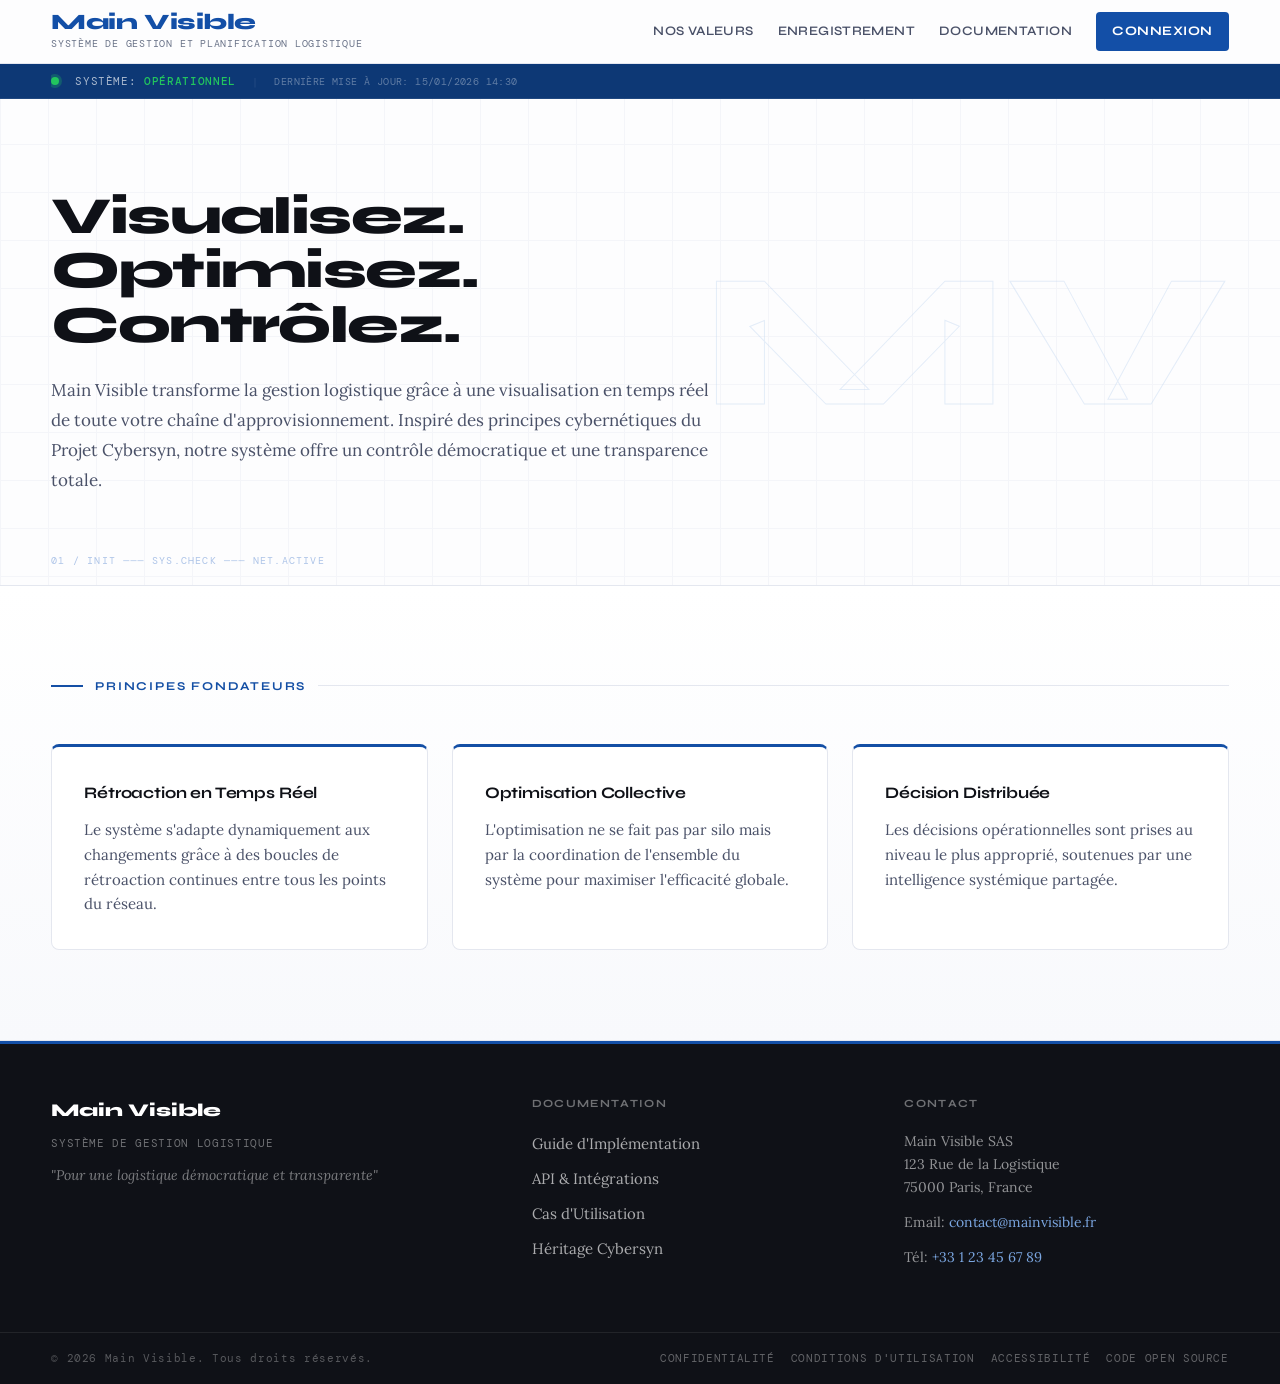
<file: pages/index.html>
<!DOCTYPE html>
<html lang="fr">
<head>
    <meta charset="UTF-8">
    <meta name="viewport" content="width=device-width, initial-scale=1.0">
    <title>Main Visible - Système de Gestion Logistique</title>
    <link rel="stylesheet" href="../css/style.css"></head>
<body>

    <!-- En-tête principal -->
    <header>
        <div class="header-container">
            <div class="logo-section">
                <h1>Main Visible</h1>
                <p class="tagline">Système de Gestion et Planification Logistique</p>
            </div>

            <div class="header-actions">
                <nav class="primary-nav">
                    <a href="valeurs.html">Nos Valeurs</a>
                    <a href="enregistrement.html">Enregistrement</a>
                    <a href="#documentation">Documentation</a>
                </nav>
                <div class="auth-section">
                    <a href="connexion.html" class="btn-login">Connexion</a>
                </div>
            </div>

            <!-- Hamburger — visible on tablet / mobile -->
            <button class="menu-toggle" id="menu-toggle" aria-label="Ouvrir le menu" aria-expanded="false">
                <span></span><span></span><span></span>
            </button>
        </div>
    </header>

    <!-- Mobile nav drawer -->
    <nav class="mobile-nav" id="mobile-nav" aria-hidden="true">
        <a href="valeurs.html">Nos Valeurs</a>
        <a href="enregistrement.html">Enregistrement</a>
        <a href="#documentation">Documentation</a>
        <div class="mobile-nav-auth">
            <a href="connexion.html" class="btn-login">Connexion</a>
        </div>
    </nav>

    <!-- Barre de statut système -->
    <nav class="main-navigation">
        <div class="nav-container">
            <div class="system-status">
                <span class="status-indicator online"></span>
                <span class="status-text">Système: <strong>OPÉRATIONNEL</strong></span>
                <span class="status-update">Dernière mise à jour: <time datetime="2026-01-15T14:30:00">15/01/2026 14:30</time></span>
            </div>
        </div>
    </nav>

    <!-- Contenu principal -->
    <main>

        <section class="hero">
            <div class="hero-content">
                <h2>Visualisez. Optimisez. Contrôlez.</h2>
                <p class="hero-description">
                    Main Visible transforme la gestion logistique grâce à une visualisation en temps réel
                    de toute votre chaîne d'approvisionnement. Inspiré des principes cybernétiques du
                    Projet Cybersyn, notre système offre un contrôle démocratique et une transparence totale.
                </p>
            </div>
        </section>

        <section class="principles">
            <h2>Principes Fondateurs</h2>
            <div class="principles-grid">
                <article class="principle-card">
                    <h3>Rétroaction en Temps Réel</h3>
                    <p>Le système s'adapte dynamiquement aux changements grâce à des boucles de rétroaction continues entre tous les points du réseau.</p>
                </article>
                <article class="principle-card">
                    <h3>Optimisation Collective</h3>
                    <p>L'optimisation ne se fait pas par silo mais par la coordination de l'ensemble du système pour maximiser l'efficacité globale.</p>
                </article>
                <article class="principle-card">
                    <h3>Décision Distribuée</h3>
                    <p>Les décisions opérationnelles sont prises au niveau le plus approprié, soutenues par une intelligence systémique partagée.</p>
                </article>
            </div>
        </section>

    </main>

    <footer>
        <div class="footer-container">
            <div class="footer-section">
                <h3>Main Visible</h3>
                <p>Système de Gestion Logistique</p>
                <p class="footer-tagline">"Pour une logistique démocratique et transparente"</p>
            </div>
            <div class="footer-section" id="documentation">
                <h4>Documentation</h4>
                <ul>
                    <li><a href="#guide">Guide d'Implémentation</a></li>
                    <li><a href="#api">API &amp; Intégrations</a></li>
                    <li><a href="#cas-utilisation">Cas d'Utilisation</a></li>
                    <li><a href="#cybersin">Héritage Cybersyn</a></li>
                </ul>
            </div>
            <div class="footer-section">
                <h4>Contact</h4>
                <address>
                    <p>Main Visible SAS<br>123 Rue de la Logistique<br>75000 Paris, France</p>
                    <p>Email: <a href="mailto:contact@mainvisible.fr">contact@mainvisible.fr</a></p>
                    <p>Tél: <a href="tel:+33123456789">+33 1 23 45 67 89</a></p>
                </address>
            </div>
        </div>
        <div class="footer-bottom">
            <p>© 2026 Main Visible. Tous droits réservés.</p>
            <nav class="footer-links">
                <a href="#confidentialite">Confidentialité</a>
                <a href="#conditions">Conditions d'utilisation</a>
                <a href="#accessibilite">Accessibilité</a>
                <a href="#opensource">Code Open Source</a>
            </nav>
        </div>
    </footer>

    <script>
        (function () {
            var toggle = document.getElementById('menu-toggle');
            var nav    = document.getElementById('mobile-nav');
            if (!toggle || !nav) return;
            toggle.addEventListener('click', function () {
                var open = toggle.classList.toggle('is-open');
                nav.classList.toggle('is-open', open);
                toggle.setAttribute('aria-expanded', open);
                nav.setAttribute('aria-hidden', !open);
                document.body.style.overflow = open ? 'hidden' : '';
            });
            nav.querySelectorAll('a').forEach(function (a) {
                a.addEventListener('click', function () {
                    toggle.classList.remove('is-open');
                    nav.classList.remove('is-open');
                    toggle.setAttribute('aria-expanded', 'false');
                    nav.setAttribute('aria-hidden', 'true');
                    document.body.style.overflow = '';
                });
            });
            document.addEventListener('keydown', function (e) {
                if (e.key === 'Escape' && nav.classList.contains('is-open')) {
                    toggle.classList.remove('is-open');
                    nav.classList.remove('is-open');
                    toggle.setAttribute('aria-expanded', 'false');
                    nav.setAttribute('aria-hidden', 'true');
                    document.body.style.overflow = '';
                    toggle.focus();
                }
            });
        })();
    </script>
</body>
</html>
</file>
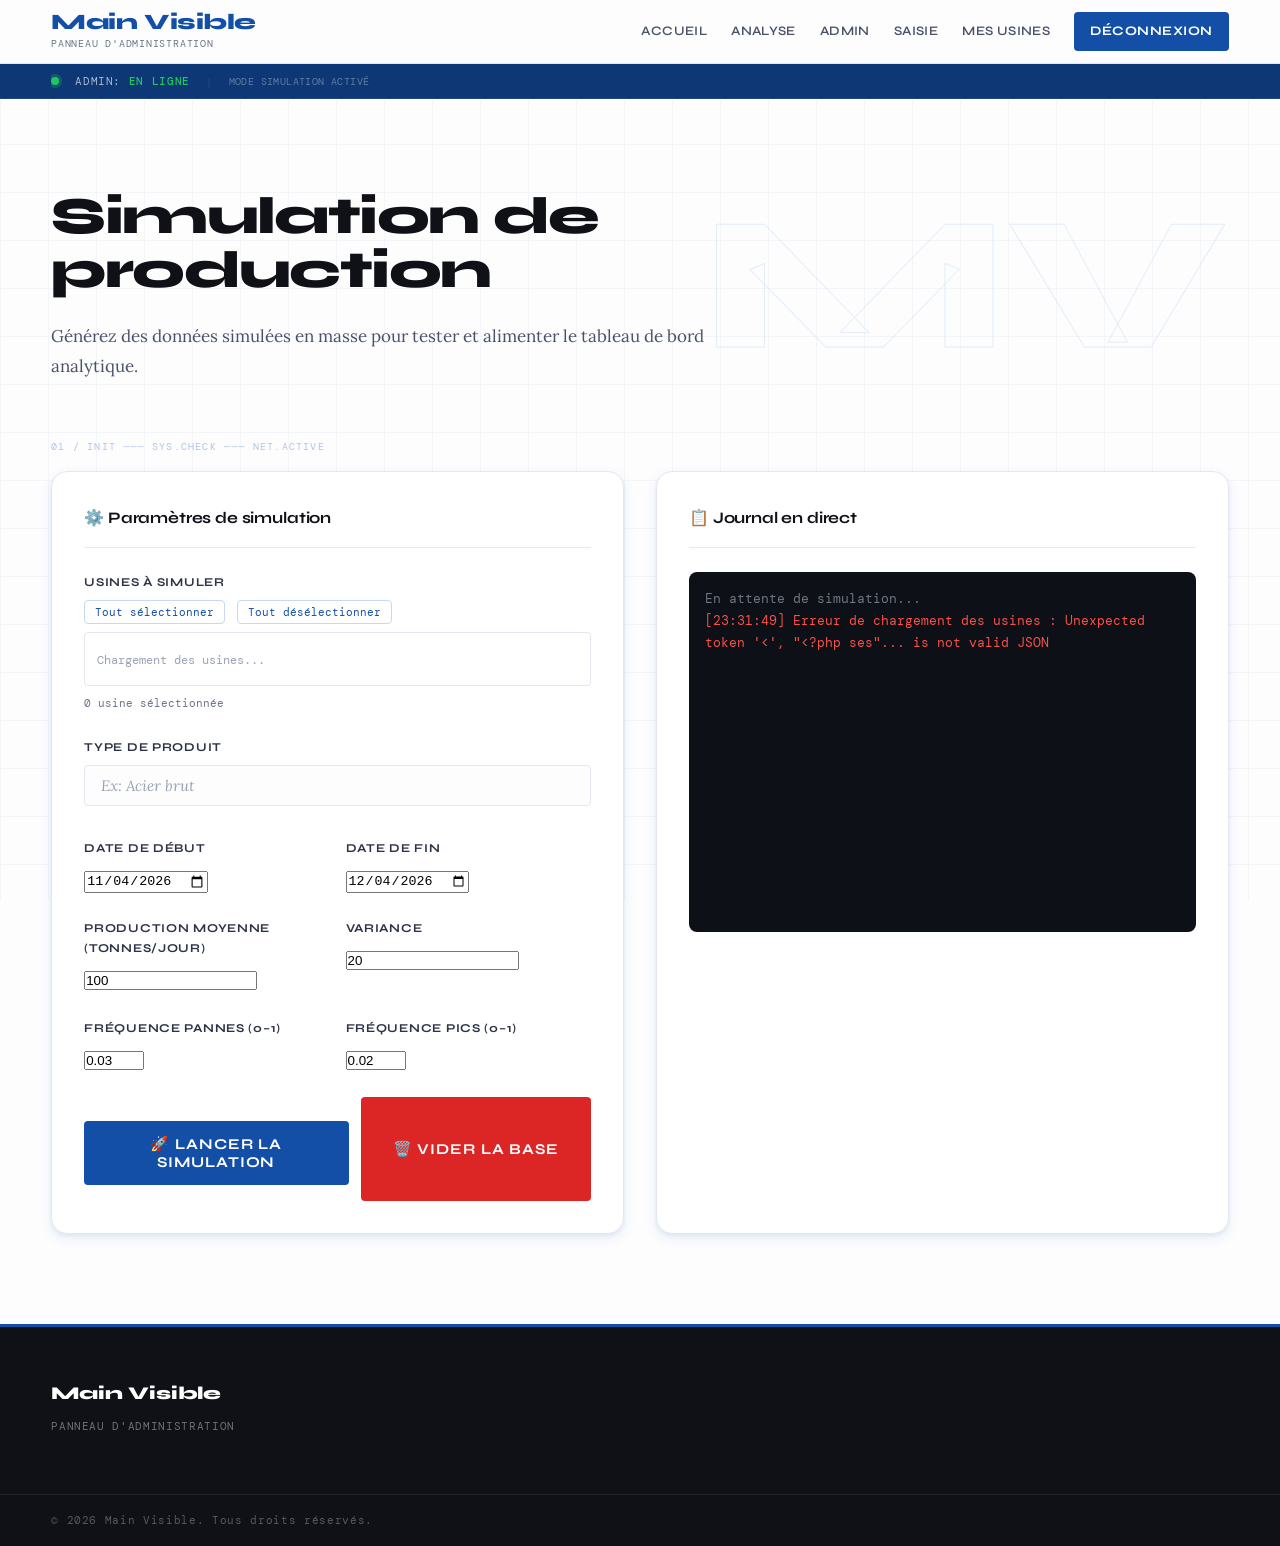
<file: pages/admin.html>
<!DOCTYPE html>
<html lang="fr">
<head>
    <meta charset="UTF-8">
    <meta name="viewport" content="width=device-width, initial-scale=1.0">
    <title>Main Visible - Administration</title>
    <link rel="stylesheet" href="../css/style.css">
    <style>
        .sim-layout {
            display: grid;
            grid-template-columns: 1fr 1fr;
            gap: var(--space-6);
            max-width: var(--max-width);
            margin: 0 auto;
            padding: 0 var(--space-8) var(--space-9);
        }

        .sim-panel {
            background: var(--bg-white);
            border: var(--border);
            border-radius: var(--radius-lg);
            padding: var(--space-6);
            box-shadow: var(--shadow-md);
        }

        .sim-panel h3 {
            font-family: var(--font-display);
            font-size: 1rem;
            font-weight: 700;
            color: var(--gray-900);
            letter-spacing: -.01em;
            margin-bottom: var(--space-5);
            padding-bottom: var(--space-4);
            border-bottom: var(--border);
        }

        /* Usine checkboxes */
        .usine-list {
            max-height: 200px;
            overflow-y: auto;
            border: 1.5px solid var(--gray-200);
            border-radius: var(--radius-sm);
            padding: var(--space-3);
            margin-bottom: var(--space-2);
        }

        .usine-list label {
            display: flex;
            align-items: center;
            gap: var(--space-3);
            font-family: var(--font-body);
            font-size: .9rem;
            font-weight: 400;
            letter-spacing: 0;
            text-transform: none;
            color: var(--gray-700);
            padding: var(--space-2) var(--space-2);
            border-radius: var(--radius-sm);
            cursor: pointer;
            transition: background var(--dur-fast) var(--ease);
        }

        .usine-list label:hover { background: var(--blue-50); }

        .usine-list input[type="checkbox"] {
            width: 16px; height: 16px;
            accent-color: var(--blue-700);
            flex-shrink: 0;
        }

        .usine-tag {
            font-family: var(--font-mono);
            font-size: .6rem;
            padding: 1px 6px;
            border-radius: 20px;
            background: var(--blue-50);
            color: var(--blue-700);
            margin-left: auto;
        }

        .select-all-row {
            display: flex;
            gap: var(--space-3);
            margin-bottom: var(--space-2);
        }

        .btn-select {
            font-family: var(--font-mono);
            font-size: .7rem;
            color: var(--blue-700);
            background: none;
            border: 1px solid var(--blue-100);
            border-radius: var(--radius-sm);
            padding: 4px 10px;
            cursor: pointer;
            transition: all var(--dur-fast) var(--ease);
        }

        .btn-select:hover {
            background: var(--blue-50);
            border-color: var(--blue-700);
        }

        /* Product input with suggestions */
        .product-wrapper {
            position: relative;
        }

        .product-suggestions {
            display: flex;
            flex-wrap: wrap;
            gap: var(--space-2);
            margin-top: var(--space-2);
        }

        .suggestion-chip {
            font-family: var(--font-mono);
            font-size: .7rem;
            padding: 3px 10px;
            border-radius: 20px;
            background: var(--gray-100);
            color: var(--gray-600);
            border: 1px solid var(--gray-200);
            cursor: pointer;
            transition: all var(--dur-fast) var(--ease);
        }

        .suggestion-chip:hover {
            background: var(--blue-50);
            color: var(--blue-700);
            border-color: var(--blue-200);
        }

        /* Journal */
        .journal-wrap {
            position: relative;
        }

        #journal {
            font-family: var(--font-mono);
            font-size: .8rem;
            height: 360px;
            overflow-y: scroll;
            background: #0d1117;
            color: #c9d1d9;
            padding: var(--space-4);
            border-radius: var(--radius-md);
            line-height: 1.7;
        }

        #journal .log-info    { color: #58a6ff; }
        #journal .log-success { color: #3fb950; }
        #journal .log-warning { color: #d29922; }
        #journal .log-error   { color: #f85149; }
        #journal .log-muted   { color: #6e7681; }
        #journal .log-summary {
            border-top: 1px solid #30363d;
            margin-top: 8px;
            padding-top: 8px;
            color: #e6edf3;
        }

        /* Progress bar */
        .progress-wrap {
            margin-top: var(--space-3);
            display: none;
        }

        .progress-wrap.visible { display: block; }

        .progress-bar-bg {
            width: 100%;
            height: 4px;
            background: var(--gray-200);
            border-radius: 2px;
            overflow: hidden;
        }

        .progress-bar-fill {
            height: 100%;
            background: var(--blue-700);
            border-radius: 2px;
            width: 0%;
            transition: width 0.2s var(--ease);
        }

        .progress-label {
            font-family: var(--font-mono);
            font-size: .7rem;
            color: var(--gray-500);
            margin-top: var(--space-2);
            text-align: right;
        }

        /* Action buttons */
        .action-row {
            display: flex;
            gap: var(--space-3);
            margin-top: var(--space-5);
        }

        .btn-danger {
            display: block;
            padding: 14px var(--space-6);
            background: #dc2626;
            color: #fff;
            font-family: var(--font-display);
            font-size: .9375rem;
            font-weight: 700;
            letter-spacing: .06em;
            text-transform: uppercase;
            border: none;
            border-radius: var(--radius-sm);
            cursor: pointer;
            transition: background var(--dur-fast) var(--ease), box-shadow var(--dur-fast) var(--ease);
        }

        .btn-danger:hover {
            background: #b91c1c;
            box-shadow: var(--shadow-md);
        }

        @media (max-width: 768px) {
            .sim-layout { grid-template-columns: 1fr; }
        }
    </style>
</head>
<body>

    <header>
        <div class="header-container">
            <div class="logo-section">
                <h1>Main Visible</h1>
                <p class="tagline">Panneau d'administration</p>
            </div>
            <div class="header-actions">
                <nav class="primary-nav">
                    <a href="index.html">Accueil</a>
                    <a href="analyse.html">Analyse</a>
                    <a href="admin.html">Admin</a>
                    <a href="saisie.html">Saisie</a>
                    <a href="nouvelle_usine.html">Mes Usines</a>
                </nav>
                <div class="auth-section">
                    <a href="../php/logout.php" class="btn-login">Déconnexion</a>
                </div>
            </div>
            <button class="menu-toggle" id="menu-toggle" aria-label="Ouvrir le menu" aria-expanded="false">
                <span></span><span></span><span></span>
            </button>
        </div>
    </header>

    <nav class="mobile-nav" id="mobile-nav" aria-hidden="true">
        <a href="index.html">Accueil</a>
        <a href="analyse.html">Analyse</a>
        <a href="admin.html">Admin</a>
        <a href="saisie.html">Saisie</a>
        <a href="nouvelle_usine.html">Mes Usines</a>
        <div class="mobile-nav-auth">
            <a href="../php/logout.php" class="btn-login">Déconnexion</a>
        </div>
    </nav>

    <nav class="main-navigation">
        <div class="nav-container">
            <div class="system-status">
                <span class="status-indicator online"></span>
                <span class="status-text">Admin: <strong>EN LIGNE</strong></span>
                <span class="status-update">Mode simulation activé</span>
            </div>
        </div>
    </nav>

    <main>
        <section class="hero">
            <div class="hero-content">
                <h2>Simulation de production</h2>
                <p class="hero-description">
                    Générez des données simulées en masse pour tester et alimenter 
                    le tableau de bord analytique.
                </p>
            </div>
        </section>

        <div class="sim-layout">

            <!-- LEFT: Parameters -->
            <div class="sim-panel">
                <h3>⚙️ Paramètres de simulation</h3>

                <!-- Usine selection -->
                <div class="form-group">
                    <label>Usines à simuler</label>
                    <div class="select-all-row">
                        <button class="btn-select" onclick="selectAll()">Tout sélectionner</button>
                        <button class="btn-select" onclick="deselectAll()">Tout désélectionner</button>
                    </div>
                    <div class="usine-list" id="usine-list">
                        <span style="font-family: var(--font-mono); font-size: .75rem; color: var(--gray-400);">
                            Chargement des usines...
                        </span>
                    </div>
                    <p id="usine-count" style="font-family: var(--font-mono); font-size: .7rem; color: var(--gray-500); margin-top: 4px;">
                        0 usine sélectionnée
                    </p>
                </div>

                <!-- Product -->
                <div class="form-group">
                    <label for="produit">Type de produit</label>
                    <div class="product-wrapper">
                        <input type="text" id="produit" placeholder="Ex: Acier brut">
                    </div>
                    <div class="product-suggestions" id="suggestions"></div>
                </div>

                <!-- Date range -->
                <div class="form-row">
                    <div class="form-group">
                        <label for="date-debut">Date de début</label>
                        <input type="date" id="date-debut">
                    </div>
                    <div class="form-group">
                        <label for="date-fin">Date de fin</label>
                        <input type="date" id="date-fin">
                    </div>
                </div>

                <!-- Production params -->
                <div class="form-row">
                    <div class="form-group">
                        <label for="moy-prod">Production moyenne (tonnes/jour)</label>
                        <input type="number" id="moy-prod" value="100" min="1">
                    </div>
                    <div class="form-group">
                        <label for="variance">Variance</label>
                        <input type="number" id="variance" value="20" min="0">
                    </div>
                </div>

                <div class="form-row">
                    <div class="form-group">
                        <label for="freq-pannes">Fréquence pannes (0–1)</label>
                        <input type="number" id="freq-pannes" value="0.03" step="0.01" min="0" max="1">
                    </div>
                    <div class="form-group">
                        <label for="freq-pics">Fréquence pics (0–1)</label>
                        <input type="number" id="freq-pics" value="0.02" step="0.01" min="0" max="1">
                    </div>
                </div>

                <div class="action-row">
                    <button class="btn-submit" style="flex:1;" onclick="lancerSimulation()">
                        🚀 Lancer la simulation
                    </button>
                    <button class="btn-danger" onclick="confirmerSuppression()">
                        🗑️ Vider la base
                    </button>
                </div>
            </div>

            <!-- RIGHT: Journal -->
            <div class="sim-panel">
                <h3>📋 Journal en direct</h3>

                <div class="journal-wrap">
                    <div id="journal">
                        <span class="log-muted">En attente de simulation...</span>
                    </div>

                    <div class="progress-wrap" id="progress-wrap">
                        <div class="progress-bar-bg">
                            <div class="progress-bar-fill" id="progress-bar"></div>
                        </div>
                        <div class="progress-label" id="progress-label">0%</div>
                    </div>
                </div>
            </div>

        </div>
    </main>

    <footer>
        <div class="footer-container">
            <div class="footer-section">
                <h3>Main Visible</h3>
                <p>Panneau d'administration</p>
            </div>
        </div>
        <p>© 2026 Main Visible. Tous droits réservés.</p>
    </footer>

    <script src="../js/simulation.js"></script>
    <script src="../js/menu.js"></script>
</body>
</html>
</file>
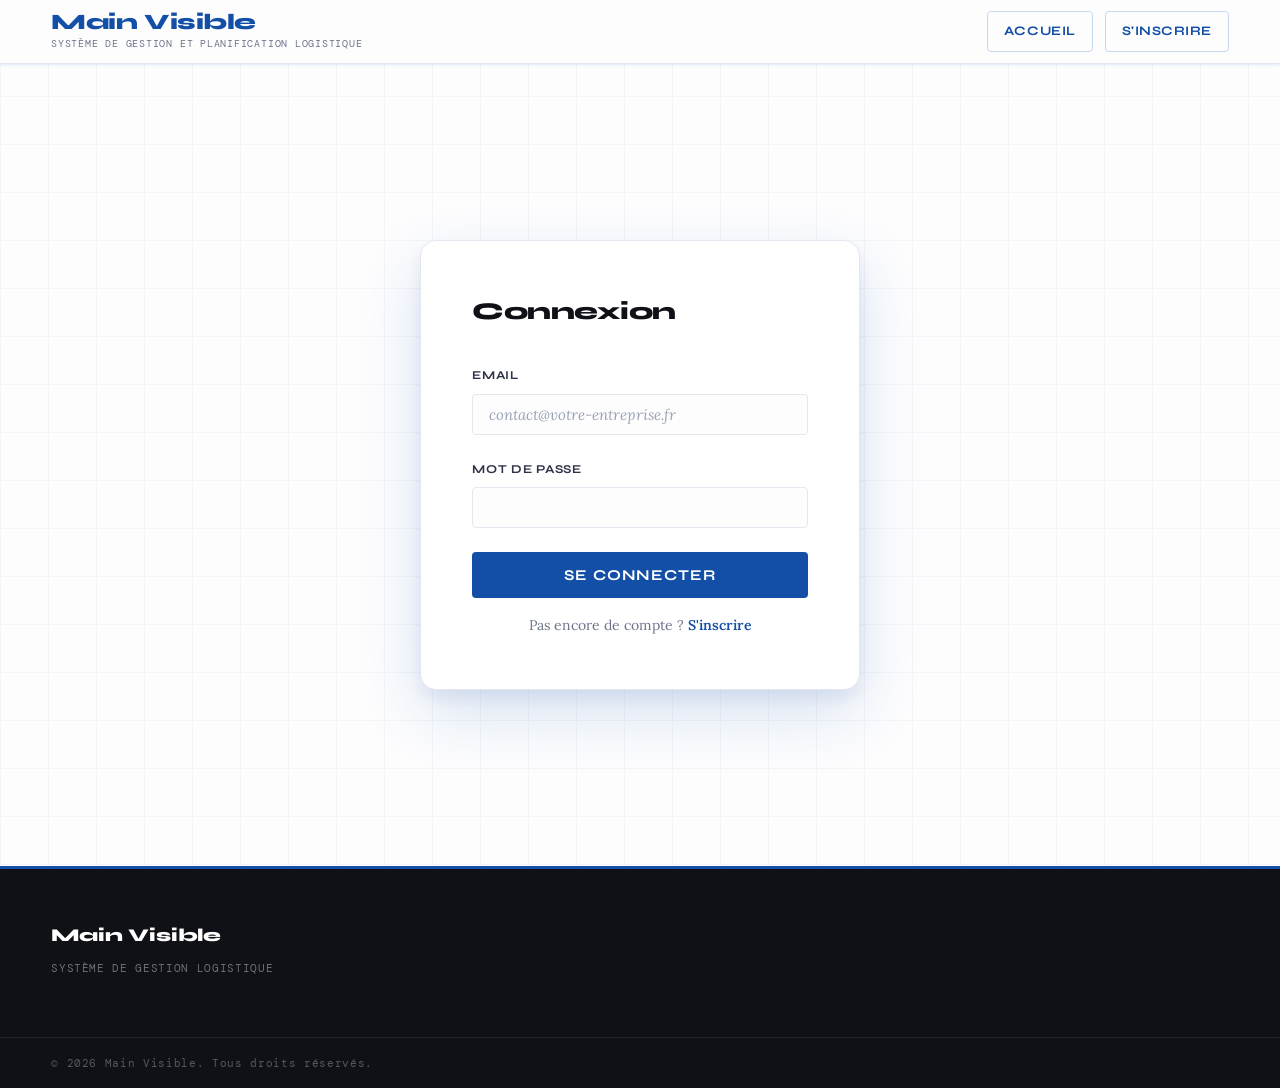
<file: pages/connexion.html>
<!DOCTYPE html>
<html lang="fr">
<head>
    <meta charset="UTF-8">
    <meta name="viewport" content="width=device-width, initial-scale=1.0">
    <title>Main Visible - Connexion</title>
    <link rel="stylesheet" href="../css/style.css">
</head>
<body>

    <header>
        <div class="header-container">
            <div class="logo-section">
                <h1>Main Visible</h1>
                <p class="tagline">Système de Gestion et Planification Logistique</p>
            </div>
            <div class="auth-section">
                <a href="index.html" class="btn-register">Accueil</a>
                <a href="enregistrement.html" class="btn-register">S'inscrire</a>
            </div>
        </div>
    </header>

    <main>
        <section class="login-section">
            <div class="login-card">
                <h2>Connexion</h2>

                <div id="msg-success" style="display:none; color: green; margin-bottom: 1rem; font-size: .9rem;">
                    Compte créé avec succès. Vous pouvez vous connecter.
                </div>

                <div id="msg-error" style="display:none; color: red; margin-bottom: 1rem; font-size: .9rem;">
                </div>

                <form action="../php/login.php" method="POST">
                    <div class="form-group">
                        <label for="email">Email</label>
                        <input type="email" id="email" name="email" required
                               placeholder="contact@votre-entreprise.fr">
                    </div>
                    <div class="form-group">
                        <label for="password">Mot de passe</label>
                        <input type="password" id="password" name="password" required>
                    </div>
                    <button type="submit" class="btn-submit">Se connecter</button>
                </form>

                <div class="login-link" style="margin-top: 1rem;">
                    <p>Pas encore de compte ? <a href="enregistrement.html">S'inscrire</a></p>
                </div>
            </div>
        </section>
    </main>

    <footer>
        <div class="footer-container">
            <div class="footer-section">
                <h3>Main Visible</h3>
                <p>Système de Gestion Logistique</p>
            </div>
        </div>
        <p>© 2026 Main Visible. Tous droits réservés.</p>
    </footer>
    <script src="../js/connexion.js"></script>

</body>
</html>
</file>
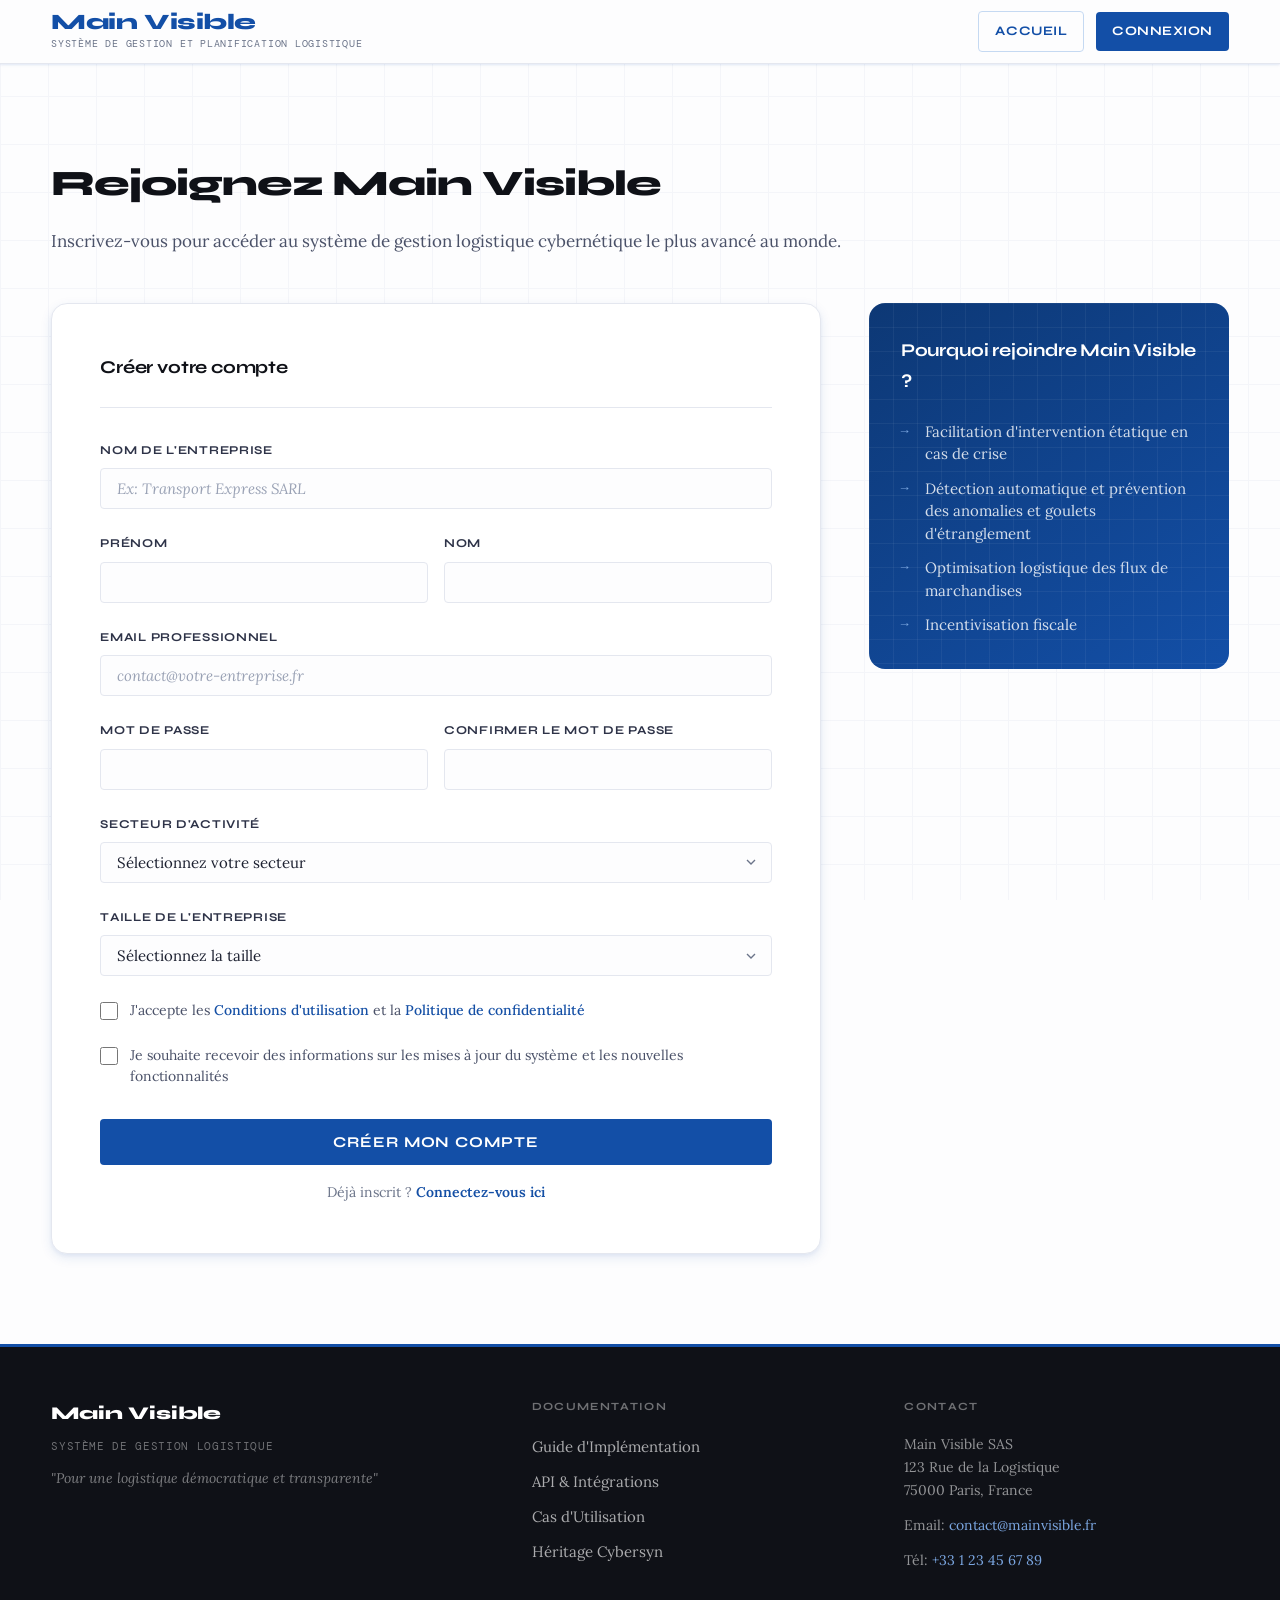
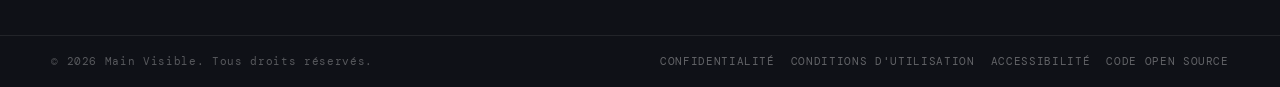
<file: pages/enregistrement.html>
<!DOCTYPE html>
<html lang="fr">
<head>
    <meta charset="UTF-8">
    <meta name="viewport" content="width=device-width, initial-scale=1.0">
    <title>Main Visible - Enregistrement</title>
    <link rel="stylesheet" href="../css/style.css">
</head>
<body>

    <header>
        <div class="header-container">
            <div class="logo-section">
                <h1>Main Visible</h1>
                <p class="tagline">Système de Gestion et Planification Logistique</p>
            </div>
            <div class="auth-section">
                <a href="index.html" class="btn-register">Accueil</a>
                <a href="connexion.html" class="btn-login">Connexion</a>
            </div>
            <button class="menu-toggle" id="menu-toggle" aria-label="Ouvrir le menu" aria-expanded="false">
                <span></span><span></span><span></span>
            </button>
        </div>
    </header>

    <nav class="mobile-nav" id="mobile-nav" aria-hidden="true">
        <a href="index.html">Accueil</a>
        <a href="valeurs.html">Nos Valeurs</a>
        <a href="#documentation">Documentation</a>
        <div class="mobile-nav-auth">
            <a href="connexion.html" class="btn-login">Connexion</a>
        </div>
    </nav>

    <main>
        <section class="registration-section">
            <div class="registration-header">
                <h2>Rejoignez Main Visible</h2>
                <p>Inscrivez-vous pour accéder au système de gestion logistique cybernétique le plus avancé au monde.</p>
            </div>

            <div class="registration-container">
                <form class="registration-form" id="registration-form" action="../php/register.php" method="POST">
                    <h3>Créer votre compte</h3>

                    <div class="form-group">
                        <label for="entreprise">Nom de l'entreprise</label>
                        <input type="text" id="entreprise" name="entreprise" required placeholder="Ex: Transport Express SARL">
                    </div>

                    <div class="form-row">
                        <div class="form-group">
                            <label for="prenom">Prénom</label>
                            <input type="text" id="prenom" name="prenom" required>
                        </div>
                        <div class="form-group">
                            <label for="nom">Nom</label>
                            <input type="text" id="nom" name="nom" required>
                        </div>
                    </div>

                    <div class="form-group">
                        <label for="email">Email professionnel</label>
                        <input type="email" id="email" name="email" required placeholder="contact@votre-entreprise.fr">
                    </div>

                    <div class="form-row">
                        <div class="form-group">
                            <label for="password">Mot de passe</label>
                            <input type="password" id="password" name="password" required>
                        </div>
                        <div class="form-group">
                            <label for="confirm-password">Confirmer le mot de passe</label>
                            <input type="password" id="confirm-password" name="confirm-password" required>
                        </div>
                    </div>

                    <div class="form-group">
                        <label for="secteur">Secteur d'activité</label>
                        <select id="secteur" name="secteur" required>
                            <option value="">Sélectionnez votre secteur</option>
                            <option value="transport">Transport et Logistique</option>
                            <option value="production">Production Industrielle</option>
                            <option value="distribution">Distribution et Retail</option>
                            <option value="pharmacie">Pharmacie et Santé</option>
                            <option value="agroalimentaire">Agroalimentaire</option>
                            <option value="energie">Énergie et Utilities</option>
                            <option value="autre">Autre secteur</option>
                        </select>
                    </div>

                    <div class="form-group">
                        <label for="taille-entreprise">Taille de l'entreprise</label>
                        <select id="taille-entreprise" name="taille_entreprise" required>
                            <option value="">Sélectionnez la taille</option>
                            <option value="micro">Micro-entreprise (1-9)</option>
                            <option value="petite">Petite entreprise (10-49)</option>
                            <option value="moyenne">Moyenne entreprise (50-249)</option>
                            <option value="grande">Grande entreprise (250+)</option>
                        </select>
                    </div>

                    <div class="form-checkbox">
                        <input type="checkbox" id="conditions" name="conditions" required>
                        <label for="conditions">J'accepte les <a href="#conditions-utilisation">Conditions d'utilisation</a> et la <a href="#politique-confidentialite">Politique de confidentialité</a></label>
                    </div>

                    <div class="form-checkbox">
                        <input type="checkbox" id="newsletter" name="newsletter">
                        <label for="newsletter">Je souhaite recevoir des informations sur les mises à jour du système et les nouvelles fonctionnalités</label>
                    </div>

                    <button type="submit" class="btn-submit">Créer mon compte</button>

                    <div class="login-link">
                        <p>Déjà inscrit ? <a href="connexion.html">Connectez-vous ici</a></p>
                    </div>
                </form>

                <div class="info-panel">
                    <h3>Pourquoi rejoindre Main Visible ?</h3>
                    <ul class="feature-list">
                        <li>Facilitation d'intervention étatique en cas de crise</li>
                        <li>Détection automatique et prévention des anomalies et goulets d'étranglement</li>
                        <li>Optimisation logistique des flux de marchandises</li>
                        <li>Incentivisation fiscale</li>
                    </ul>
                </div>
            </div>
        </section>
    </main>

    <footer>
        <div class="footer-container">
            <div class="footer-section">
                <h3>Main Visible</h3>
                <p>Système de Gestion Logistique</p>
                <p class="footer-tagline">"Pour une logistique démocratique et transparente"</p>
            </div>
            <div class="footer-section">
                <h4>Documentation</h4>
                <ul>
                    <li><a href="index.html#guide">Guide d'Implémentation</a></li>
                    <li><a href="index.html#api">API &amp; Intégrations</a></li>
                    <li><a href="index.html#cas-utilisation">Cas d'Utilisation</a></li>
                    <li><a href="index.html#cybersin">Héritage Cybersyn</a></li>
                </ul>
            </div>
            <div class="footer-section">
                <h4>Contact</h4>
                <address>
                    <p>Main Visible SAS<br>123 Rue de la Logistique<br>75000 Paris, France</p>
                    <p>Email: <a href="mailto:contact@mainvisible.fr">contact@mainvisible.fr</a></p>
                    <p>Tél: <a href="tel:+33123456789">+33 1 23 45 67 89</a></p>
                </address>
            </div>
        </div>
        <div class="footer-bottom">
            <p>© 2026 Main Visible. Tous droits réservés.</p>
            <nav class="footer-links">
                <a href="#confidentialite">Confidentialité</a>
                <a href="#conditions">Conditions d'utilisation</a>
                <a href="#accessibilite">Accessibilité</a>
                <a href="#opensource">Code Open Source</a>
            </nav>
        </div>
    </footer>
    <script src="../js/enregistrement.js"></script>
</body>
</html>
</file>
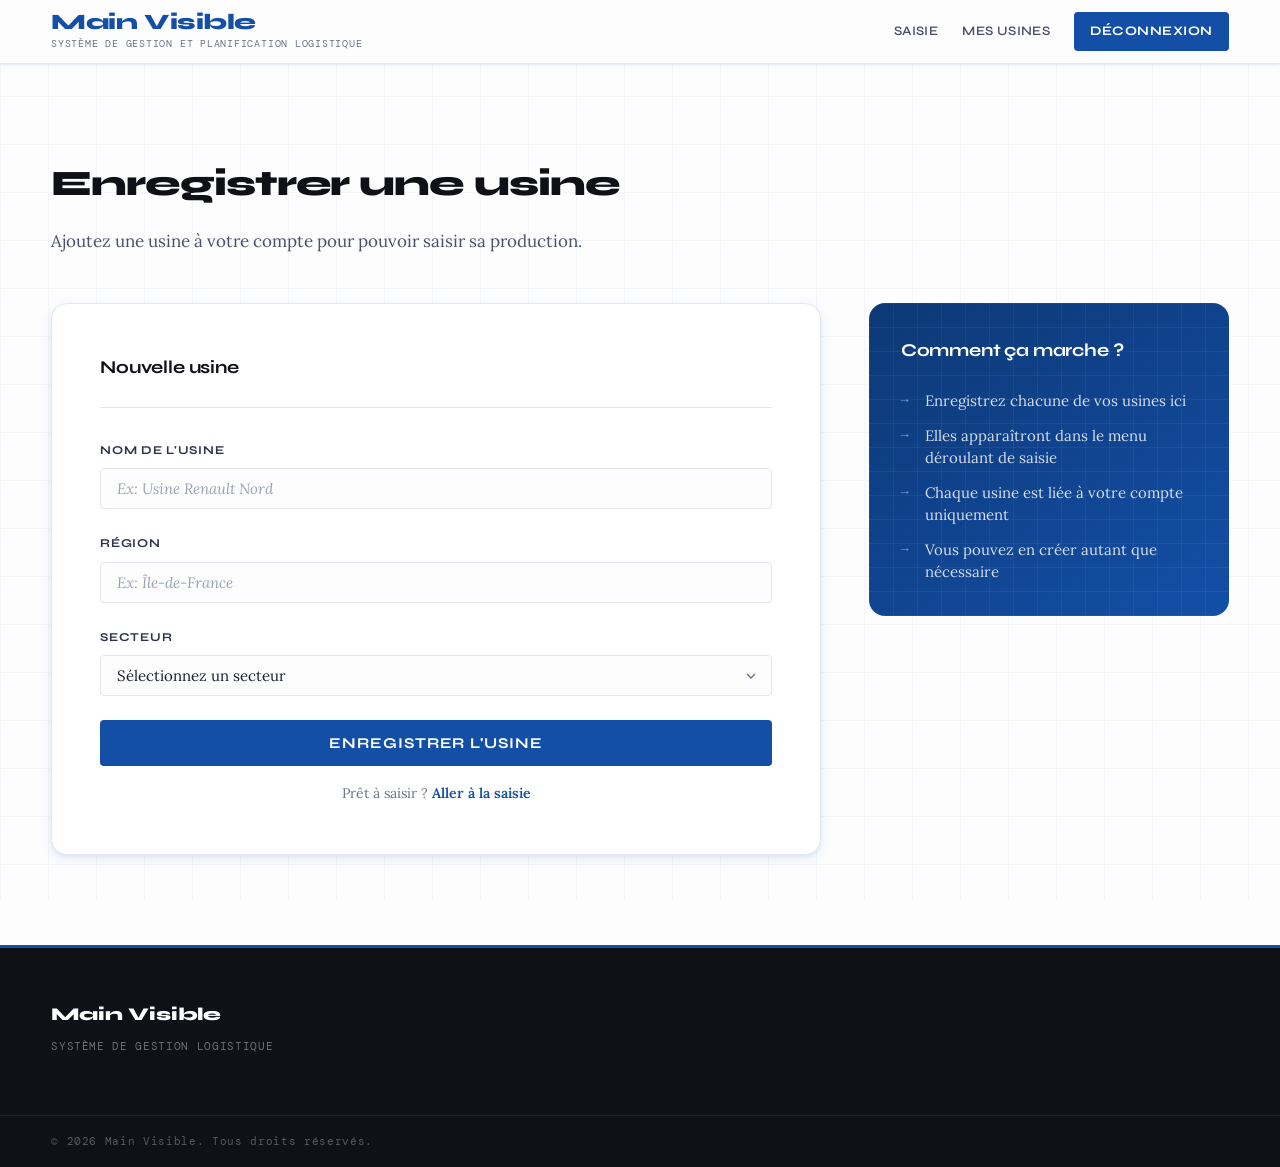
<file: pages/nouvelle_usine.html>
<!DOCTYPE html>
<html lang="fr">
<head>
    <meta charset="UTF-8">
    <meta name="viewport" content="width=device-width, initial-scale=1.0">
    <title>Main Visible - Nouvelle Usine</title>
    <link rel="stylesheet" href="../css/style.css">
</head>
<body>

    <header>
        <div class="header-container">
            <div class="logo-section">
                <h1>Main Visible</h1>
                <p class="tagline">Système de Gestion et Planification Logistique</p>
            </div>
            <div class="header-actions">
                <nav class="primary-nav">
                    <a href="saisie.html">Saisie</a>
                    <a href="nouvelle_usine.html">Mes Usines</a>
                </nav>
                <div class="auth-section">
                    <a href="../php/logout.php" class="btn-login">Déconnexion</a>
                </div>
            </div>
            <button class="menu-toggle" id="menu-toggle" aria-label="Ouvrir le menu" aria-expanded="false">
                <span></span><span></span><span></span>
            </button>
        </div>
    </header>

    <nav class="mobile-nav" id="mobile-nav" aria-hidden="true">
        <a href="saisie.html">Saisie</a>
        <a href="nouvelle_usine.html">Mes Usines</a>
        <div class="mobile-nav-auth">
            <a href="../php/logout.php" class="btn-login">Déconnexion</a>
        </div>
    </nav>

    <main>
        <section class="registration-section">
            <div class="registration-header">
                <h2>Enregistrer une usine</h2>
                <p>Ajoutez une usine à votre compte pour pouvoir saisir sa production.</p>
            </div>

            <div class="registration-container">
                <form class="registration-form" id="usine-form" action="../php/insert_usine.php" method="POST">
                    <h3>Nouvelle usine</h3>

                    <div class="form-group">
                        <label for="nom">Nom de l'usine</label>
                        <input type="text" id="nom" name="nom" required placeholder="Ex: Usine Renault Nord">
                    </div>

                    <div class="form-group">
                        <label for="region">Région</label>
                        <input type="text" id="region" name="region" required placeholder="Ex: Île-de-France">
                    </div>

                    <div class="form-group">
                        <label for="secteur">Secteur</label>
                        <select id="secteur" name="secteur" required>
                            <option value="">Sélectionnez un secteur</option>
                            <option value="transport">Transport et Logistique</option>
                            <option value="production">Production Industrielle</option>
                            <option value="distribution">Distribution et Retail</option>
                            <option value="pharmacie">Pharmacie et Santé</option>
                            <option value="agroalimentaire">Agroalimentaire</option>
                            <option value="energie">Énergie et Utilities</option>
                            <option value="autre">Autre secteur</option>
                        </select>
                    </div>

                    <button type="submit" class="btn-submit">Enregistrer l'usine</button>

                    <div class="login-link" style="margin-top: 1rem;">
                        <p>Prêt à saisir ? <a href="saisie.html">Aller à la saisie</a></p>
                    </div>
                </form>

                <div class="info-panel">
                    <h3>Comment ça marche ?</h3>
                    <ul class="feature-list">
                        <li>Enregistrez chacune de vos usines ici</li>
                        <li>Elles apparaîtront dans le menu déroulant de saisie</li>
                        <li>Chaque usine est liée à votre compte uniquement</li>
                        <li>Vous pouvez en créer autant que nécessaire</li>
                    </ul>
                </div>
            </div>
        </section>
    </main>

    <footer>
        <div class="footer-container">
            <div class="footer-section">
                <h3>Main Visible</h3>
                <p>Système de Gestion Logistique</p>
            </div>
        </div>
        <p>© 2026 Main Visible. Tous droits réservés.</p>
    </footer>

    <script src="../js/nouvelle_usine.js"></script>
    <script src="../js/menu.js"></script>
</body>
</html>
</file>
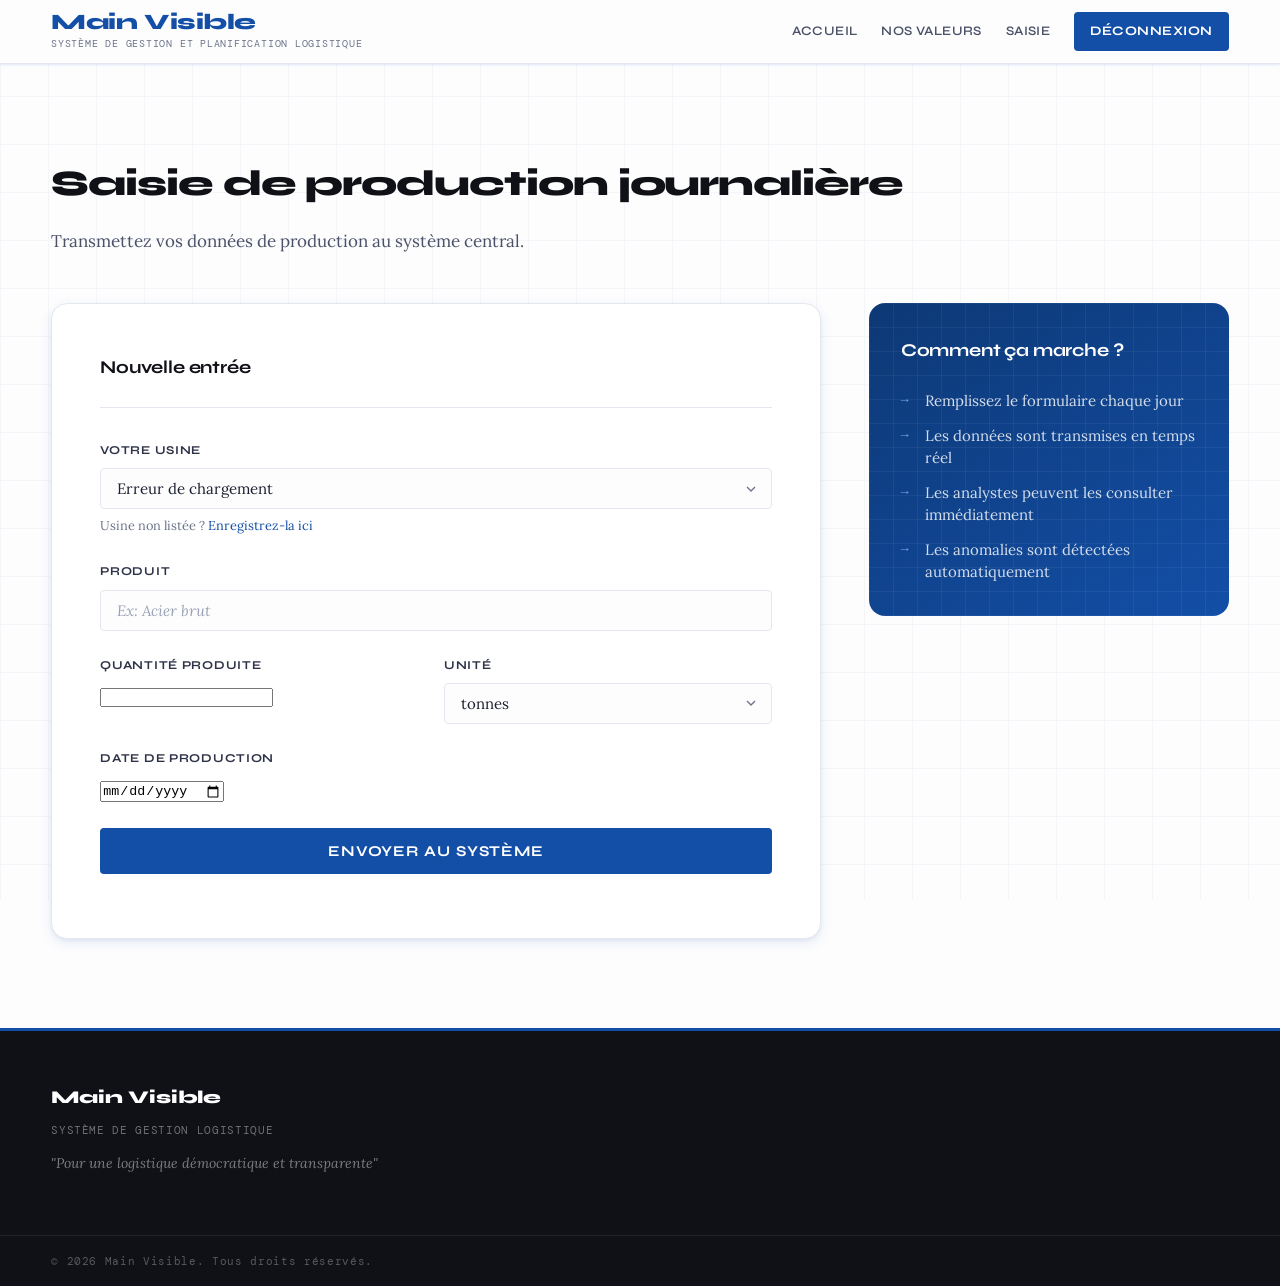
<file: pages/saisie.html>
<!DOCTYPE html>
<html lang="fr">
<head>
    <meta charset="UTF-8">
    <meta name="viewport" content="width=device-width, initial-scale=1.0">
    <title>Main Visible - Saisie de données</title>
    <link rel="stylesheet" href="../css/style.css">
</head>
<body>

    <!-- Même header que tes autres pages -->
    <header>
        <div class="header-container">
            <div class="logo-section">
                <h1>Main Visible</h1>
                <p class="tagline">Système de Gestion et Planification Logistique</p>
            </div>
            <div class="header-actions">
                <nav class="primary-nav">
                    <a href="index.html">Accueil</a>
                    <a href="valeurs.html">Nos Valeurs</a>
                    <a href="saisie.html">Saisie</a>
                </nav>
                <div class="auth-section">
                    <a href="../php/logout.php" class="btn-login">Déconnexion</a>
                </div>
            </div>
            <button class="menu-toggle" id="menu-toggle" aria-label="Ouvrir le menu" aria-expanded="false">
                <span></span><span></span><span></span>
            </button>
        </div>
    </header>

    <nav class="mobile-nav" id="mobile-nav" aria-hidden="true">
        <a href="../pages/saisie.html">Saisie</a>
        <a href="../pages/valeurs.html">Valeurs</a>
        <a href="../pages/index.html">Acceuil</a>
        <div class="mobile-nav-auth">
            <a href="../php/logout.php" class="btn-login">Déconnexion</a>
        </div>
    </nav>

    <!-- Contenu principal -->
    <main>
        <section class="registration-section">

            <div class="registration-header">
                <h2>Saisie de production journalière</h2>
                <p>Transmettez vos données de production au système central.</p>
            </div>

            <div class="registration-container">

                <!-- Le formulaire -->
                <form class="registration-form" action="../php/insert_data.php" method="POST">

                    <h3>Nouvelle entrée</h3>

                    <div class="form-group">
                        <label for="usine_id">Votre usine</label>
                        <select id="usine_id" name="usine_id" required>
                            <option value="">Chargement des usines...</option>
                        </select>
                        <p style="margin-top: 6px; font-size: .8rem; color: var(--gray-500);">
                            Usine non listée ? <a href="nouvelle_usine.html">Enregistrez-la ici</a>
                        </p>
                    </div>

                    <div class="form-group">
                        <label for="produit">Produit</label>
                        <input type="text" id="produit" name="produit" 
                               placeholder="Ex: Acier brut" required>
                    </div>

                    <div class="form-row">
                        <div class="form-group">
                            <label for="quantite">Quantité produite</label>
                            <input type="number" id="quantite" name="quantite" 
                                   step="0.01" required>
                        </div>

                        <div class="form-group">
                            <label for="unite">Unité</label>
                            <select id="unite" name="unite">
                                <option>tonnes</option>
                                <option>unités</option>
                                <option>litres</option>
                                <option>kWh</option>
                            </select>
                        </div>
                    </div>

                    <div class="form-group">
                        <label for="date_prod">Date de production</label>
                        <input type="date" id="date_prod" name="date_prod" required>
                    </div>

                    <button type="submit" class="btn-submit">
                        Envoyer au système
                    </button>

                </form>

                <!-- Panneau d'info à droite, comme sur enregistrement.html -->
                <div class="info-panel">
                    <h3>Comment ça marche ?</h3>
                    <ul class="feature-list">
                        <li>Remplissez le formulaire chaque jour</li>
                        <li>Les données sont transmises en temps réel</li>
                        <li>Les analystes peuvent les consulter immédiatement</li>
                        <li>Les anomalies sont détectées automatiquement</li>
                    </ul>
                </div>

            </div>
        </section>
    </main>

    <!-- Même footer que tes autres pages -->
    <footer>
        <div class="footer-container">
            <div class="footer-section">
                <h3>Main Visible</h3>
                <p>Système de Gestion Logistique</p>
                <p class="footer-tagline">"Pour une logistique démocratique et transparente"</p>
            </div>
        </div>
        <p>© 2026 Main Visible. Tous droits réservés.</p>
    </footer>
    <script src="../js/menu.js"></script>
    <script src="../js/saisie.js"></script>
</body>
</html>
</file>
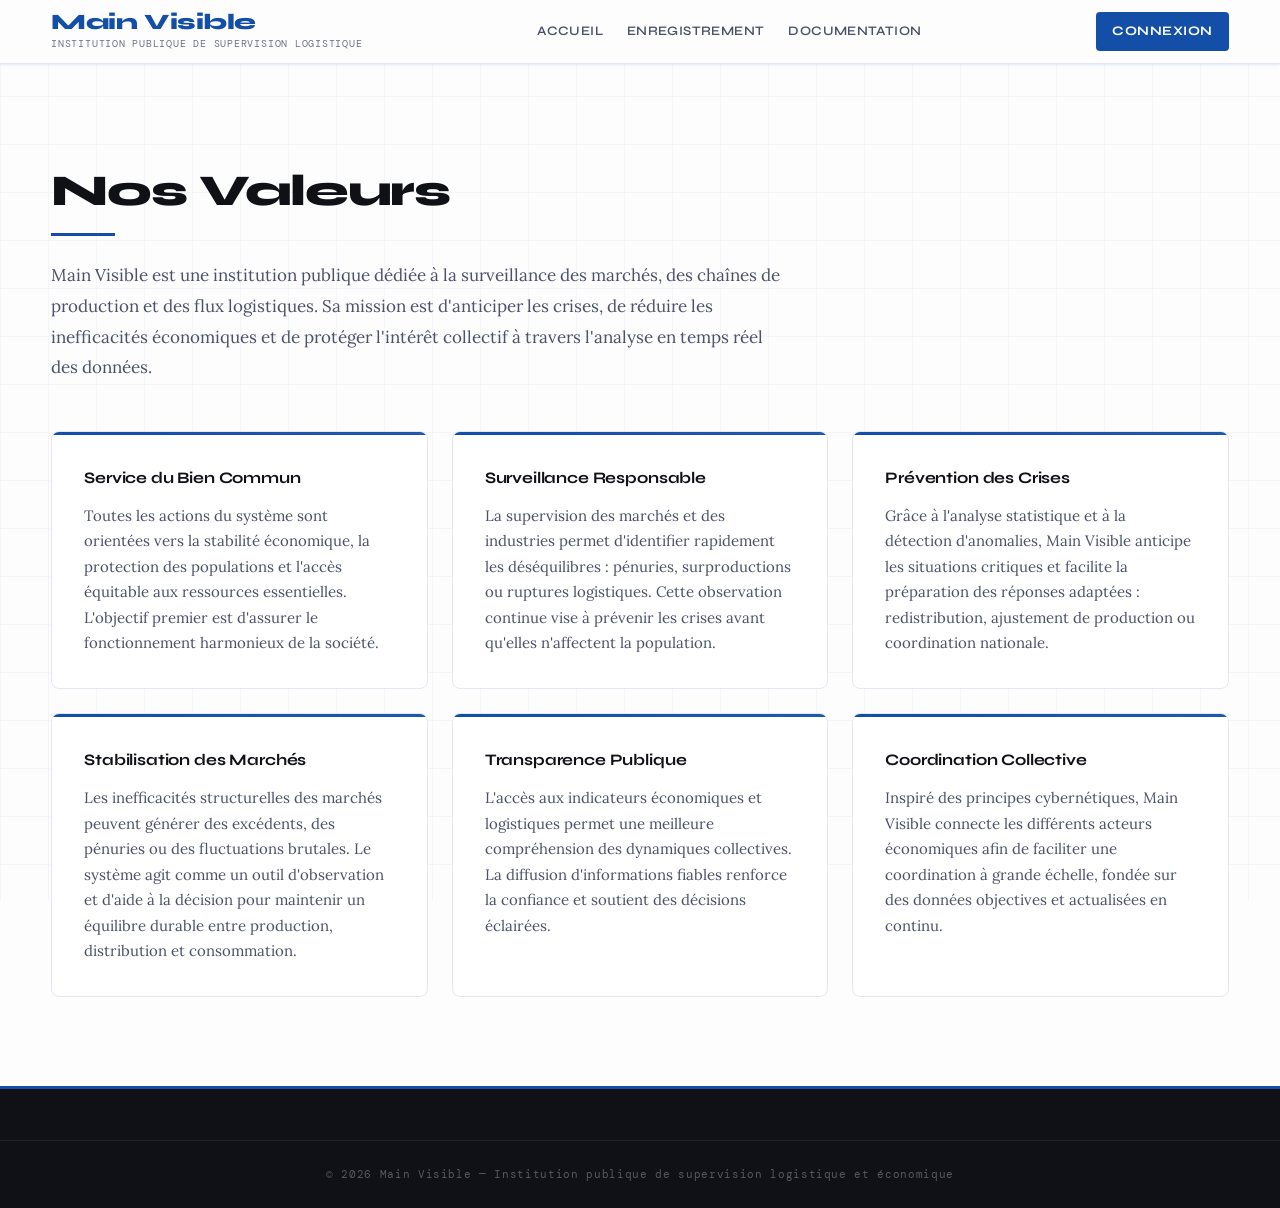
<file: pages/valeurs.html>
<!DOCTYPE html>
<html lang="fr">
<head>
    <meta charset="UTF-8">
    <meta name="viewport" content="width=device-width, initial-scale=1.0">
    <title>Main Visible - Nos Valeurs</title>
    <link rel="stylesheet" href="../css/style.css">
</head>
<body>

    <header>
        <div class="header-container">
            <div class="logo-section">
                <h1>Main Visible</h1>
                <p class="tagline">Institution publique de supervision logistique</p>
            </div>
            <nav class="primary-nav">
                <a href="index.html">Accueil</a>
                <a href="enregistrement.html">Enregistrement</a>
                <a href="#documentation">Documentation</a>
            </nav>
            <div class="auth-section">
                <a href="connexion.html" class="btn-login">Connexion</a>
            </div>
            <button class="menu-toggle" id="menu-toggle" aria-label="Ouvrir le menu" aria-expanded="false">
                <span></span><span></span><span></span>
            </button>
        </div>
    </header>

    <nav class="mobile-nav" id="mobile-nav" aria-hidden="true">
        <a href="index.html">Accueil</a>
        <a href="enregistrement.html">Enregistrement</a>
        <a href="#documentation">Documentation</a>
        <div class="mobile-nav-auth">
            <a href="connexion.html" class="btn-login">Connexion</a>
        </div>
    </nav>

    <main>

        <section class="intro">
            <h2>Nos Valeurs</h2>
            <p>
                Main Visible est une institution publique dédiée à la surveillance des marchés,
                des chaînes de production et des flux logistiques. Sa mission est d'anticiper
                les crises, de réduire les inefficacités économiques et de protéger l'intérêt
                collectif à travers l'analyse en temps réel des données.
            </p>
        </section>

        <section class="values-grid">

            <article>
                <h3>Service du Bien Commun</h3>
                <p>
                    Toutes les actions du système sont orientées vers la stabilité économique,
                    la protection des populations et l'accès équitable aux ressources essentielles.
                    L'objectif premier est d'assurer le fonctionnement harmonieux de la société.
                </p>
            </article>

            <article>
                <h3>Surveillance Responsable</h3>
                <p>
                    La supervision des marchés et des industries permet d'identifier rapidement
                    les déséquilibres : pénuries, surproductions ou ruptures logistiques. Cette
                    observation continue vise à prévenir les crises avant qu'elles n'affectent
                    la population.
                </p>
            </article>

            <article>
                <h3>Prévention des Crises</h3>
                <p>
                    Grâce à l'analyse statistique et à la détection d'anomalies, Main Visible
                    anticipe les situations critiques et facilite la préparation des réponses
                    adaptées : redistribution, ajustement de production ou coordination nationale.
                </p>
            </article>

            <article>
                <h3>Stabilisation des Marchés</h3>
                <p>
                    Les inefficacités structurelles des marchés peuvent générer des excédents,
                    des pénuries ou des fluctuations brutales. Le système agit comme un outil
                    d'observation et d'aide à la décision pour maintenir un équilibre durable
                    entre production, distribution et consommation.
                </p>
            </article>

            <article>
                <h3>Transparence Publique</h3>
                <p>
                    L'accès aux indicateurs économiques et logistiques permet une meilleure
                    compréhension des dynamiques collectives. La diffusion d'informations
                    fiables renforce la confiance et soutient des décisions éclairées.
                </p>
            </article>

            <article>
                <h3>Coordination Collective</h3>
                <p>
                    Inspiré des principes cybernétiques, Main Visible connecte les différents
                    acteurs économiques afin de faciliter une coordination à grande échelle,
                    fondée sur des données objectives et actualisées en continu.
                </p>
            </article>

        </section>

    </main>

    <footer>
        <p>© 2026 Main Visible — Institution publique de supervision logistique et économique</p>
    </footer>

    <script>
        (function () {
            var toggle = document.getElementById('menu-toggle');
            var nav    = document.getElementById('mobile-nav');
            if (!toggle || !nav) return;
            toggle.addEventListener('click', function () {
                var open = toggle.classList.toggle('is-open');
                nav.classList.toggle('is-open', open);
                toggle.setAttribute('aria-expanded', open);
                nav.setAttribute('aria-hidden', !open);
                document.body.style.overflow = open ? 'hidden' : '';
            });
            nav.querySelectorAll('a').forEach(function (a) {
                a.addEventListener('click', function () {
                    toggle.classList.remove('is-open');
                    nav.classList.remove('is-open');
                    toggle.setAttribute('aria-expanded', 'false');
                    nav.setAttribute('aria-hidden', 'true');
                    document.body.style.overflow = '';
                });
            });
            document.addEventListener('keydown', function (e) {
                if (e.key === 'Escape' && nav.classList.contains('is-open')) {
                    toggle.classList.remove('is-open');
                    nav.classList.remove('is-open');
                    toggle.setAttribute('aria-expanded', 'false');
                    nav.setAttribute('aria-hidden', 'true');
                    document.body.style.overflow = '';
                    toggle.focus();
                }
            });
        })();
    </script>

</body>
</html>
</file>
<file: css/style.css>
/* ============================================================
   MAIN VISIBLE — Corporate Cybernetic Design System
   Responsive | v2.0 | 2026
   Breakpoints: 1024px (tablet) | 768px (mobile-lg) | 480px (mobile-sm)
   ============================================================ */

@import url('https://fonts.googleapis.com/css2?family=DM+Mono:wght@300;400;500&family=Syne:wght@400;500;600;700;800&family=Lora:ital,wght@0,400;0,500;1,400&display=swap');

/* ============================================================
   1. CSS VARIABLES
   ============================================================ */

:root {
  /* Brand Blues */
  --blue-900: #0d3875;
  --blue-800: #134FA7;
  --blue-700: #144FA5;
  --blue-600: #154FA4;
  --blue-500: #1550A8;
  --blue-400: #1F58AF;
  --blue-300: #3a72c8;
  --blue-200: #7aa5df;
  --blue-100: #c5d9f2;
  --blue-50:  #eaf1fb;

  /* Backgrounds */
  --bg-base:  #FDFDFE;
  --bg-white: #FFFFFF;
  --bg-off:   #FEFEFF;

  /* Neutrals */
  --gray-900: #0f1117;
  --gray-800: #1c2030;
  --gray-700: #2e3348;
  --gray-600: #4a5168;
  --gray-500: #6b7489;
  --gray-400: #9aa2b5;
  --gray-300: #c8cdd9;
  --gray-200: #e4e7ef;
  --gray-100: #f1f3f8;
  --gray-50:  #f8f9fc;

  /* Typography */
  --font-display: 'Syne', sans-serif;
  --font-body:    'Lora', serif;
  --font-mono:    'DM Mono', monospace;

  /* Fluid spacing — clamp keeps things proportional at every width */
  --space-1:  4px;
  --space-2:  8px;
  --space-3:  12px;
  --space-4:  16px;
  --space-5:  24px;
  --space-6:  32px;
  --space-7:  48px;
  --space-8:  clamp(16px, 4vw, 64px);   /* side padding */
  --space-9:  clamp(32px, 7vw, 96px);   /* section vertical */
  --space-10: clamp(48px, 9vw, 128px);

  /* Layout */
  --max-width: 1280px;
  --header-h:  64px;

  /* Shadows */
  --shadow-sm: 0 1px 3px rgba(19,79,167,.08), 0 1px 2px rgba(19,79,167,.05);
  --shadow-md: 0 4px 12px rgba(19,79,167,.10), 0 2px 4px rgba(19,79,167,.06);
  --shadow-lg: 0 12px 32px rgba(19,79,167,.13), 0 4px 8px rgba(19,79,167,.07);
  --shadow-xl: 0 24px 64px rgba(19,79,167,.16), 0 8px 16px rgba(19,79,167,.08);

  /* Borders */
  --radius-sm: 4px;
  --radius-md: 8px;
  --radius-lg: 16px;
  --border:      1px solid var(--gray-200);
  --border-blue: 1px solid var(--blue-100);

  /* Transitions */
  --ease:     cubic-bezier(.4, 0, .2, 1);
  --ease-out: cubic-bezier(0, 0, .2, 1);
  --dur-fast: 150ms;
  --dur-base: 250ms;
  --dur-slow: 400ms;
}

/* ============================================================
   2. RESET & BASE
   ============================================================ */

*, *::before, *::after { box-sizing: border-box; margin: 0; padding: 0; }

html {
  font-size: 16px;
  scroll-behavior: smooth;
  -webkit-font-smoothing: antialiased;
  -moz-osx-font-smoothing: grayscale;
}

body {
  font-family: var(--font-body);
  font-size: 1rem;
  line-height: 1.7;
  color: var(--gray-800);
  background-color: var(--bg-base);
  overflow-x: hidden;
}

/* Subtle grid texture */
body::before {
  content: '';
  position: fixed;
  inset: 0;
  background-image:
    linear-gradient(var(--gray-200) 1px, transparent 1px),
    linear-gradient(90deg, var(--gray-200) 1px, transparent 1px);
  background-size: 48px 48px;
  opacity: .32;
  pointer-events: none;
  z-index: 0;
}

a { color: var(--blue-700); text-decoration: none; transition: color var(--dur-fast) var(--ease); }
a:hover { color: var(--blue-400); }
ul { list-style: none; }
address { font-style: normal; }
img, svg { display: block; max-width: 100%; }

/* ============================================================
   3. HEADER
   ============================================================ */

header {
  position: sticky;
  top: 0;
  z-index: 200;
  height: var(--header-h);
  background: rgba(253, 253, 254, .94);
  backdrop-filter: blur(14px) saturate(180%);
  -webkit-backdrop-filter: blur(14px) saturate(180%);
  border-bottom: var(--border);
  box-shadow: var(--shadow-sm);
}

/* ── Structured header (index + enregistrement) ── */
.header-container {
  max-width: var(--max-width);
  margin: 0 auto;
  padding: 0 var(--space-8);
  height: 100%;
  display: flex;
  align-items: center;
  justify-content: space-between;
  gap: var(--space-4);
}

.logo-section h1 {
  font-family: var(--font-display);
  font-size: clamp(.9375rem, 2.2vw, 1.375rem);
  font-weight: 800;
  letter-spacing: -.02em;
  color: var(--blue-800);
  line-height: 1.1;
}

.logo-section .tagline {
  font-family: var(--font-mono);
  font-size: .6rem;
  color: var(--gray-500);
  letter-spacing: .08em;
  text-transform: uppercase;
  margin-top: 2px;
}

.header-actions {
  display: flex;
  align-items: center;
  gap: var(--space-5);
}

/* ── Primary nav (desktop) ── */
.primary-nav {
  display: flex;
  align-items: center;
  gap: var(--space-5);
}

.primary-nav a {
  font-family: var(--font-display);
  font-size: .8125rem;
  font-weight: 600;
  color: var(--gray-600);
  letter-spacing: .03em;
  text-transform: uppercase;
  padding: var(--space-2) 0;
  position: relative;
  white-space: nowrap;
}

.primary-nav a::after {
  content: '';
  position: absolute;
  bottom: -2px; left: 0;
  width: 0; height: 2px;
  background: var(--blue-700);
  transition: width var(--dur-base) var(--ease);
}

.primary-nav a:hover { color: var(--blue-700); }
.primary-nav a:hover::after { width: 100%; }

/* ── Valeurs.html bare header ── */
header:not(:has(.header-container)) {
  display: flex;
  align-items: center;
  justify-content: space-between;
  padding: 0 var(--space-8);
  gap: var(--space-4);
}

header:not(:has(.header-container)) h1 {
  font-family: var(--font-display);
  font-size: clamp(.9375rem, 2.2vw, 1.375rem);
  font-weight: 800;
  letter-spacing: -.02em;
  color: var(--blue-800);
}

header:not(:has(.header-container)) > p {
  font-family: var(--font-mono);
  font-size: .6rem;
  color: var(--gray-500);
  letter-spacing: .08em;
  text-transform: uppercase;
  display: none; /* only the h1 and nav needed on small headers */
}

header nav {
  display: flex;
  align-items: center;
  gap: var(--space-5);
}

header nav a {
  font-family: var(--font-display);
  font-size: .8125rem;
  font-weight: 600;
  color: var(--gray-600);
  letter-spacing: .03em;
  text-transform: uppercase;
  padding: var(--space-2) 0;
  position: relative;
  white-space: nowrap;
}

header nav a::after {
  content: '';
  position: absolute;
  bottom: -2px; left: 0;
  width: 0; height: 2px;
  background: var(--blue-700);
  transition: width var(--dur-base) var(--ease);
}

header nav a:hover { color: var(--blue-700); }
header nav a:hover::after { width: 100%; }

/* ── Auth buttons ── */
.auth-section {
  display: flex;
  align-items: center;
  gap: var(--space-3);
}

.btn-login {
  display: inline-flex;
  align-items: center;
  padding: 8px var(--space-4);
  background: var(--blue-800);
  color: #fff !important;
  font-family: var(--font-display);
  font-size: .8125rem;
  font-weight: 700;
  letter-spacing: .04em;
  text-transform: uppercase;
  border-radius: var(--radius-sm);
  white-space: nowrap;
  transition: background var(--dur-fast) var(--ease), box-shadow var(--dur-fast) var(--ease);
}

.btn-login:hover {
  background: var(--blue-400);
  box-shadow: var(--shadow-md);
  color: #fff !important;
}

.btn-register {
  display: inline-flex;
  align-items: center;
  padding: 8px var(--space-4);
  background: transparent;
  color: var(--blue-800) !important;
  font-family: var(--font-display);
  font-size: .8125rem;
  font-weight: 700;
  letter-spacing: .04em;
  text-transform: uppercase;
  border-radius: var(--radius-sm);
  border: 1.5px solid var(--blue-100);
  white-space: nowrap;
  transition: all var(--dur-fast) var(--ease);
}

.btn-register:hover {
  border-color: var(--blue-700);
  background: var(--blue-50);
}

/* ============================================================
   4. HAMBURGER BUTTON (hidden on desktop)
   ============================================================ */

.menu-toggle {
  display: none;          /* shown via media query */
  flex-direction: column;
  justify-content: center;
  align-items: center;
  gap: 5px;
  width: 40px;
  height: 40px;
  background: none;
  border: var(--border);
  border-radius: var(--radius-sm);
  cursor: pointer;
  padding: 8px;
  flex-shrink: 0;
  transition: border-color var(--dur-fast) var(--ease), background var(--dur-fast) var(--ease);
}

.menu-toggle:hover {
  border-color: var(--blue-700);
  background: var(--blue-50);
}

.menu-toggle span {
  display: block;
  width: 20px;
  height: 2px;
  background: var(--gray-700);
  border-radius: 2px;
  transition: transform var(--dur-base) var(--ease), opacity var(--dur-base) var(--ease);
  transform-origin: center;
}

/* Animated X when open */
.menu-toggle.is-open span:nth-child(1) { transform: translateY(7px) rotate(45deg); }
.menu-toggle.is-open span:nth-child(2) { opacity: 0; transform: scaleX(0); }
.menu-toggle.is-open span:nth-child(3) { transform: translateY(-7px) rotate(-45deg); }

/* ============================================================
   5. MOBILE NAVIGATION DRAWER
   ============================================================ */

.mobile-nav {
  position: fixed;
  top: var(--header-h);
  left: 0;
  right: 0;
  bottom: 0;
  z-index: 150;
  background: rgba(253, 253, 254, .98);
  backdrop-filter: blur(16px);
  -webkit-backdrop-filter: blur(16px);
  flex-direction: column;
  padding: var(--space-6) var(--space-8);
  border-top: var(--border);
  overflow-y: auto;
  /* Hidden by default — shown via JS + .is-open */
  display: none;
  pointer-events: none;
  opacity: 0;
  transform: translateY(-10px);
  transition: opacity var(--dur-base) var(--ease), transform var(--dur-base) var(--ease);
}

.mobile-nav.is-open {
  display: flex;
  pointer-events: all;
  opacity: 1;
  transform: translateY(0);
}

.mobile-nav a {
  font-family: var(--font-display);
  font-size: 1.25rem;
  font-weight: 700;
  color: var(--gray-800);
  text-transform: uppercase;
  letter-spacing: .04em;
  padding: var(--space-4) 0;
  border-bottom: var(--border);
  display: block;
  transition: color var(--dur-fast) var(--ease), padding-left var(--dur-base) var(--ease);
}

.mobile-nav a:hover { color: var(--blue-700); padding-left: var(--space-3); }

.mobile-nav .mobile-nav-auth {
  display: flex;
  flex-direction: column;
  gap: var(--space-3);
  margin-top: var(--space-6);
}

.mobile-nav .btn-login,
.mobile-nav .btn-register {
  justify-content: center;
  padding: 14px var(--space-5);
  font-size: .9375rem;
  border-radius: var(--radius-md);
}

/* ============================================================
   6. SYSTEM STATUS BAR
   ============================================================ */

.main-navigation {
  position: relative;
  z-index: 1;
  background: var(--blue-900);
  border-bottom: 1px solid rgba(255,255,255,.08);
  overflow: hidden;
}

.nav-container {
  max-width: var(--max-width);
  margin: 0 auto;
  padding: 0 var(--space-8);
  height: 34px;
  display: flex;
  align-items: center;
}

.system-status {
  display: flex;
  align-items: center;
  gap: var(--space-4);
  min-width: 0;
  overflow: hidden;
}

.status-indicator {
  width: 8px; height: 8px;
  border-radius: 50%;
  flex-shrink: 0;
}

.status-indicator.online {
  background: #22c55e;
  box-shadow: 0 0 0 3px rgba(34,197,94,.25);
  animation: pulse-green 2s infinite;
}

@keyframes pulse-green {
  0%, 100% { box-shadow: 0 0 0 3px rgba(34,197,94,.25); }
  50%       { box-shadow: 0 0 0 6px rgba(34,197,94,.10); }
}

.status-text {
  font-family: var(--font-mono);
  font-size: .6875rem;
  color: rgba(255,255,255,.65);
  letter-spacing: .06em;
  text-transform: uppercase;
  white-space: nowrap;
}

.status-text strong { color: #22c55e; font-weight: 500; }

.status-update {
  font-family: var(--font-mono);
  font-size: .625rem;
  color: rgba(255,255,255,.35);
  letter-spacing: .04em;
  text-transform: uppercase;
  white-space: nowrap;
}

.status-update::before {
  content: '|';
  margin-right: var(--space-4);
  opacity: .3;
}

/* ============================================================
   7. MAIN WRAPPER
   ============================================================ */

main { position: relative; z-index: 1; }

/* ============================================================
   8. HERO SECTION
   ============================================================ */

.hero {
  position: relative;
  padding: var(--space-9) var(--space-8);
  max-width: var(--max-width);
  margin: 0 auto;
  min-height: 300px;
  display: flex;
  align-items: center;
  overflow: hidden;
}

.hero-content {
  position: relative;
  z-index: 1;
  max-width: 680px;
}

.hero-content h2 {
  font-family: var(--font-display);
  font-size: clamp(1.75rem, 4.5vw, 3.25rem);
  font-weight: 800;
  line-height: 1.05;
  letter-spacing: -.03em;
  color: var(--gray-900);
  margin-bottom: var(--space-5);
}

.hero-description {
  font-size: clamp(.9375rem, 1.5vw, 1.0625rem);
  line-height: 1.75;
  color: var(--gray-600);
}

/* Ghost watermark — decorative, hides on small screens */
.hero::before {
  content: 'MV';
  position: absolute;
  right: var(--space-8);
  top: 50%;
  transform: translateY(-50%);
  font-family: var(--font-display);
  font-size: clamp(5rem, 15vw, 16rem);
  font-weight: 800;
  color: transparent;
  -webkit-text-stroke: 1px var(--blue-100);
  pointer-events: none;
  user-select: none;
  opacity: .45;
  z-index: 0;
}

/* Ticker */
.hero::after {
  content: '01 / INIT ─── SYS.CHECK ─── NET.ACTIVE';
  position: absolute;
  bottom: var(--space-4);
  left: var(--space-8);
  font-family: var(--font-mono);
  font-size: .625rem;
  color: var(--blue-300);
  letter-spacing: .12em;
  opacity: .4;
}

/* ============================================================
   9. PRINCIPLES SECTION
   ============================================================ */

.principles {
  position: relative;
  z-index: 1;
  background: linear-gradient(180deg, var(--bg-white) 0%, var(--gray-50) 100%);
  border-top: var(--border);
  border-bottom: var(--border);
  padding: var(--space-9) var(--space-8);
}

.principles > h2 {
  max-width: var(--max-width);
  margin: 0 auto var(--space-7);
  font-family: var(--font-display);
  font-size: .75rem;
  font-weight: 700;
  letter-spacing: .15em;
  text-transform: uppercase;
  color: var(--blue-700);
  display: flex;
  align-items: center;
  gap: var(--space-3);
}

.principles > h2::before {
  content: '';
  display: inline-block;
  width: 32px; height: 2px;
  background: var(--blue-700);
  flex-shrink: 0;
}

.principles > h2::after {
  content: '';
  flex: 1;
  height: 1px;
  background: var(--gray-200);
}

.principles-grid {
  max-width: var(--max-width);
  margin: 0 auto;
  display: grid;
  grid-template-columns: repeat(3, 1fr);
  gap: var(--space-5);
}

.principle-card {
  background: var(--bg-white);
  border: var(--border);
  border-top: 3px solid var(--blue-700);
  border-radius: var(--radius-md);
  padding: var(--space-6);
  position: relative;
  overflow: hidden;
  transition: transform var(--dur-base) var(--ease), box-shadow var(--dur-base) var(--ease);
}

.principle-card:hover {
  transform: translateY(-3px);
  box-shadow: var(--shadow-lg);
}

.principle-card h3 {
  font-family: var(--font-display);
  font-size: 1rem;
  font-weight: 700;
  color: var(--gray-900);
  letter-spacing: -.01em;
  margin-bottom: var(--space-3);
}

.principle-card p {
  font-size: .9375rem;
  color: var(--gray-600);
  line-height: 1.65;
}

/* ============================================================
   10. VALUES PAGE (valeurs.html)
   ============================================================ */

.intro {
  position: relative;
  z-index: 1;
  max-width: var(--max-width);
  margin: 0 auto;
  padding: var(--space-9) var(--space-8) var(--space-7);
}

.intro h2 {
  font-family: var(--font-display);
  font-size: clamp(1.5rem, 3.5vw, 2.75rem);
  font-weight: 800;
  letter-spacing: -.03em;
  color: var(--gray-900);
  position: relative;
  display: inline-block;
}

.intro h2::after {
  content: '';
  position: absolute;
  bottom: -8px; left: 0;
  width: 64px; height: 3px;
  background: var(--blue-700);
}

.intro p {
  max-width: 740px;
  font-size: clamp(.9375rem, 1.5vw, 1.0625rem);
  line-height: 1.8;
  color: var(--gray-600);
  margin-top: var(--space-6);
}

.values-grid {
  position: relative;
  z-index: 1;
  max-width: var(--max-width);
  margin: 0 auto;
  padding: 0 var(--space-8) var(--space-9);
  display: grid;
  grid-template-columns: repeat(3, 1fr);
  gap: var(--space-5);
}

.values-grid article {
  background: var(--bg-white);
  border: var(--border);
  border-radius: var(--radius-md);
  padding: var(--space-6);
  position: relative;
  overflow: hidden;
  transition: transform var(--dur-base) var(--ease), box-shadow var(--dur-base) var(--ease);
}

.values-grid article::before {
  content: '';
  position: absolute;
  top: 0; left: 0; right: 0;
  height: 3px;
  background: linear-gradient(90deg, var(--blue-800), var(--blue-400));
}

.values-grid article:hover {
  transform: translateY(-3px);
  box-shadow: var(--shadow-lg);
}

.values-grid article h3 {
  font-family: var(--font-display);
  font-size: 1rem;
  font-weight: 700;
  color: var(--gray-900);
  letter-spacing: -.01em;
  margin-bottom: var(--space-3);
}

.values-grid article p {
  font-size: .9375rem;
  color: var(--gray-600);
  line-height: 1.7;
}

/* ============================================================
   11. REGISTRATION PAGE (enregistrement.html)
   ============================================================ */

.registration-section {
  position: relative;
  z-index: 1;
  max-width: var(--max-width);
  margin: 0 auto;
  padding: var(--space-9) var(--space-8);
}

.registration-header {
  margin-bottom: var(--space-7);
}

.registration-header h2 {
  font-family: var(--font-display);
  font-size: clamp(1.5rem, 2.8vw, 2.5rem);
  font-weight: 800;
  letter-spacing: -.03em;
  color: var(--gray-900);
  margin-bottom: var(--space-3);
}

.registration-header p {
  font-size: clamp(.9375rem, 1.5vw, 1.0625rem);
  color: var(--gray-600);
}

.registration-container {
  display: grid;
  grid-template-columns: 1fr 360px;
  gap: var(--space-7);
  align-items: start;
}

/* Form card */
.registration-form {
  background: var(--bg-white);
  border: var(--border);
  border-radius: var(--radius-lg);
  padding: var(--space-7);
  box-shadow: var(--shadow-md);
}

.registration-form h3 {
  font-family: var(--font-display);
  font-size: 1.125rem;
  font-weight: 700;
  color: var(--gray-900);
  letter-spacing: -.01em;
  margin-bottom: var(--space-6);
  padding-bottom: var(--space-5);
  border-bottom: var(--border);
}

.form-group { margin-bottom: var(--space-5); }

.form-row {
  display: grid;
  grid-template-columns: 1fr 1fr;
  gap: var(--space-4);
  margin-bottom: var(--space-5);
}

.form-row .form-group { margin-bottom: 0; }

label {
  display: block;
  font-family: var(--font-display);
  font-size: .75rem;
  font-weight: 700;
  letter-spacing: .06em;
  text-transform: uppercase;
  color: var(--gray-700);
  margin-bottom: var(--space-2);
}

input[type="text"],
input[type="email"],
input[type="password"],
select,
textarea {
  display: block;
  width: 100%;
  padding: 10px var(--space-4);
  font-family: var(--font-body);
  font-size: .9375rem;
  color: var(--gray-800);
  background: var(--bg-base);
  border: 1.5px solid var(--gray-200);
  border-radius: var(--radius-sm);
  outline: none;
  appearance: none;
  -webkit-appearance: none;
  transition: border-color var(--dur-fast) var(--ease), box-shadow var(--dur-fast) var(--ease);
}

input:focus, select:focus, textarea:focus {
  border-color: var(--blue-700);
  box-shadow: 0 0 0 3px rgba(21,80,168,.12);
  background: var(--bg-white);
}

input::placeholder { color: var(--gray-400); font-style: italic; }

select {
  background-image: url("data:image/svg+xml,%3Csvg xmlns='http://www.w3.org/2000/svg' width='16' height='16' viewBox='0 0 24 24' fill='none' stroke='%236b7489' stroke-width='2'%3E%3Cpolyline points='6 9 12 15 18 9'%3E%3C/polyline%3E%3C/svg%3E");
  background-repeat: no-repeat;
  background-position: right 12px center;
  padding-right: 40px;
  cursor: pointer;
}

/* Checkboxes */
.form-checkbox {
  display: flex;
  align-items: flex-start;
  gap: var(--space-3);
  margin-bottom: var(--space-4);
}

.form-checkbox input[type="checkbox"] {
  width: 18px; height: 18px;
  flex-shrink: 0;
  margin-top: 2px;
  cursor: pointer;
  accent-color: var(--blue-700);
}

.form-checkbox label {
  font-family: var(--font-body);
  font-size: .875rem;
  font-weight: 400;
  letter-spacing: 0;
  text-transform: none;
  color: var(--gray-600);
  cursor: pointer;
  line-height: 1.5;
}

.form-checkbox label a { color: var(--blue-700); font-weight: 500; }

/* Submit */
.btn-submit {
  display: block;
  width: 100%;
  padding: 14px var(--space-6);
  background: var(--blue-800);
  color: #fff;
  font-family: var(--font-display);
  font-size: .9375rem;
  font-weight: 700;
  letter-spacing: .06em;
  text-transform: uppercase;
  border: none;
  border-radius: var(--radius-sm);
  cursor: pointer;
  margin-top: var(--space-5);
  margin-bottom: var(--space-4);
  transition: background var(--dur-fast) var(--ease), box-shadow var(--dur-fast) var(--ease), transform var(--dur-fast) var(--ease);
}

.btn-submit:hover {
  background: var(--blue-400);
  box-shadow: var(--shadow-lg);
  transform: translateY(-1px);
}

.btn-submit:active { transform: translateY(0); }

.login-link { text-align: center; }
.login-link p { font-size: .875rem; color: var(--gray-500); }
.login-link a { color: var(--blue-700); font-weight: 600; }

/* Info panel */
.info-panel {
  background: linear-gradient(145deg, var(--blue-900) 0%, var(--blue-800) 100%);
  border-radius: var(--radius-lg);
  padding: var(--space-6);
  color: #fff;
  position: relative;
  overflow: hidden;
}

.info-panel::before {
  content: '';
  position: absolute;
  inset: 0;
  background-image:
    linear-gradient(rgba(255,255,255,.05) 1px, transparent 1px),
    linear-gradient(90deg, rgba(255,255,255,.05) 1px, transparent 1px);
  background-size: 24px 24px;
}

.info-panel h3 {
  position: relative;
  font-family: var(--font-display);
  font-size: 1.125rem;
  font-weight: 700;
  color: #fff;
  letter-spacing: -.01em;
  margin-bottom: var(--space-5);
}

.feature-list {
  position: relative;
  display: flex;
  flex-direction: column;
  gap: var(--space-3);
}

.feature-list li {
  font-family: var(--font-body);
  font-size: .9375rem;
  color: rgba(255,255,255,.82);
  line-height: 1.5;
  padding-left: var(--space-5);
  position: relative;
}

.feature-list li::before {
  content: '→';
  position: absolute;
  left: 0;
  color: var(--blue-200);
  font-family: var(--font-mono);
  font-size: .8125rem;
}

/* ============================================================
   12. FOOTER
   ============================================================ */

footer {
  position: relative;
  z-index: 1;
  background: var(--gray-900);
  color: rgba(255,255,255,.65);
  border-top: 3px solid var(--blue-800);
  padding-top: var(--space-8);
}

.footer-container {
  max-width: var(--max-width);
  margin: 0 auto;
  padding: 0 var(--space-8) var(--space-8);
  display: grid;
  grid-template-columns: 2fr 1.5fr 1.5fr;
  gap: var(--space-7);
}

.footer-section h3 {
  font-family: var(--font-display);
  font-size: 1.125rem;
  font-weight: 800;
  color: #fff;
  letter-spacing: -.01em;
  margin-bottom: var(--space-2);
}

.footer-section > p {
  font-family: var(--font-mono);
  font-size: .6875rem;
  letter-spacing: .06em;
  text-transform: uppercase;
  color: rgba(255,255,255,.4);
  margin-bottom: var(--space-2);
}

.footer-tagline {
  font-family: var(--font-body) !important;
  font-style: italic;
  font-size: .875rem !important;
  color: rgba(255,255,255,.45) !important;
  letter-spacing: 0 !important;
  text-transform: none !important;
  margin-top: var(--space-3) !important;
}

.footer-section h4 {
  font-family: var(--font-display);
  font-size: .6875rem;
  font-weight: 700;
  letter-spacing: .12em;
  text-transform: uppercase;
  color: rgba(255,255,255,.4);
  margin-bottom: var(--space-4);
}

.footer-section ul {
  display: flex;
  flex-direction: column;
  gap: var(--space-2);
}

.footer-section ul li a {
  font-family: var(--font-body);
  font-size: .9375rem;
  color: rgba(255,255,255,.65);
  transition: color var(--dur-fast) var(--ease);
}

.footer-section ul li a:hover { color: #fff; }

.footer-section address p {
  font-family: var(--font-body);
  font-size: .875rem;
  color: rgba(255,255,255,.55);
  line-height: 1.65;
  margin-bottom: var(--space-3);
}

.footer-section address a { color: var(--blue-200); }
.footer-section address a:hover { color: #fff; }

/* Footer bottom bar */
.footer-bottom,
footer > p,
footer > nav.footer-links {
  border-top: 1px solid rgba(255,255,255,.08);
  max-width: var(--max-width);
  margin: 0 auto;
  padding: var(--space-4) var(--space-8);
  display: flex;
  align-items: center;
  justify-content: space-between;
  flex-wrap: wrap;
  gap: var(--space-3);
}

.footer-bottom p,
footer > p {
  font-family: var(--font-mono);
  font-size: .6875rem;
  color: rgba(255,255,255,.3);
  letter-spacing: .06em;
}

.footer-links, .footer-bottom nav {
  display: flex;
  flex-wrap: wrap;
  gap: var(--space-4);
}

.footer-links a, .footer-bottom nav a {
  font-family: var(--font-mono);
  font-size: .6875rem;
  color: rgba(255,255,255,.35);
  letter-spacing: .06em;
  text-transform: uppercase;
  transition: color var(--dur-fast) var(--ease);
}

.footer-links a:hover, .footer-bottom nav a:hover { color: rgba(255,255,255,.7); }

/* valeurs.html single footer paragraph */
footer > p:only-child {
  border-top: 1px solid rgba(255,255,255,.08);
  padding: var(--space-5) var(--space-8);
  font-family: var(--font-mono);
  font-size: .6875rem;
  color: rgba(255,255,255,.3);
  letter-spacing: .06em;
  text-align: center;
  display: block;
  max-width: none;
  justify-content: unset;
}

/* ============================================================
   13. LOGIN PAGE SKELETON
   ============================================================ */

.login-section {
  position: relative;
  z-index: 1;
  min-height: calc(100vh - var(--header-h) - 34px);
  display: flex;
  align-items: center;
  justify-content: center;
  padding: var(--space-9) var(--space-8);
}

.login-card {
  background: var(--bg-white);
  border: var(--border);
  border-radius: var(--radius-lg);
  padding: var(--space-8);
  width: 100%;
  max-width: 440px;
  box-shadow: var(--shadow-xl);
}

.login-card h2 {
  font-family: var(--font-display);
  font-size: 1.5rem;
  font-weight: 800;
  color: var(--gray-900);
  letter-spacing: -.02em;
  margin-bottom: var(--space-6);
}

/* ============================================================
   14. UTILITIES: SCROLLBAR, SELECTION, FOCUS
   ============================================================ */

::-webkit-scrollbar { width: 6px; height: 6px; }
::-webkit-scrollbar-track { background: var(--gray-100); }
::-webkit-scrollbar-thumb { background: var(--blue-200); border-radius: 3px; }
::-webkit-scrollbar-thumb:hover { background: var(--blue-500); }

::selection { background: var(--blue-100); color: var(--blue-900); }

:focus-visible {
  outline: 2px solid var(--blue-700);
  outline-offset: 3px;
  border-radius: 2px;
}

/* ============================================================
   15. ENTRANCE ANIMATIONS
   ============================================================ */

@keyframes fade-in-up {
  from { opacity: 0; transform: translateY(16px); }
  to   { opacity: 1; transform: translateY(0); }
}

main > section {
  animation: fade-in-up var(--dur-slow) var(--ease-out) both;
}

main > section:nth-child(2) { animation-delay: 100ms; }
main > section:nth-child(3) { animation-delay: 200ms; }

/* ============================================================
   16. RESPONSIVE — TABLET  ≤ 1024px
   ============================================================ */

@media (max-width: 1024px) {

  /* Show hamburger, hide desktop nav */
  .menu-toggle { display: flex; }
  .primary-nav { display: none; }
  .header-actions .auth-section { display: none; }
  header nav { display: none; }                    /* valeurs.html */

  /* Status bar: drop timestamp to save space */
  .status-update { display: none; }

  /* Hero: tighten ghost text */
  .hero::before { opacity: .15; }

  /* Principles: 2 columns */
  .principles-grid { grid-template-columns: repeat(2, 1fr); }

  /* Values: 2 columns */
  .values-grid { grid-template-columns: repeat(2, 1fr); }

  /* Registration: stack */
  .registration-container {
    grid-template-columns: 1fr;
    max-width: 680px;
  }
  .info-panel { order: -1; }

  /* Footer: 2 cols, brand spans full width */
  .footer-container { grid-template-columns: 1fr 1fr; }
  .footer-container .footer-section:first-child { grid-column: 1 / -1; }
}

/* ============================================================
   17. RESPONSIVE — MOBILE LARGE  ≤ 768px
   ============================================================ */

@media (max-width: 768px) {

  :root { --header-h: 60px; }

  /* Header padding */
  .header-container { padding: 0 var(--space-5); }
  header:not(:has(.header-container)) { padding: 0 var(--space-5); }
  .nav-container { padding: 0 var(--space-5); }
  .mobile-nav { padding: var(--space-5); }

  /* Hide tagline on small screens */
  .logo-section .tagline { display: none; }

  /* Hero: remove decorative pseudo-elements that crowd layout */
  .hero::before,
  .hero::after { display: none; }
  .hero {
    padding: var(--space-7) var(--space-5);
    min-height: auto;
  }

  /* Principles */
  .principles-grid { grid-template-columns: 1fr; }
  .principles { padding: var(--space-7) var(--space-5); }

  /* Values */
  .values-grid {
    grid-template-columns: 1fr;
    padding: 0 var(--space-5) var(--space-7);
  }
  .intro { padding: var(--space-7) var(--space-5) var(--space-5); }

  /* Registration */
  .registration-section { padding: var(--space-7) var(--space-5); }
  .registration-container { gap: var(--space-5); }
  .form-row { grid-template-columns: 1fr; gap: 0; }
  .form-row .form-group { margin-bottom: var(--space-5); }
  .registration-header { margin-bottom: var(--space-5); }

  /* Footer */
  .footer-container {
    grid-template-columns: 1fr;
    gap: var(--space-6);
    padding: 0 var(--space-5) var(--space-7);
  }
  .footer-container .footer-section:first-child { grid-column: auto; }

  .footer-bottom,
  footer > p,
  footer > nav.footer-links {
    padding: var(--space-4) var(--space-5);
    flex-direction: column;
    align-items: flex-start;
    gap: var(--space-3);
  }

  .footer-links { gap: var(--space-3); }
  footer > p:only-child { padding: var(--space-4) var(--space-5); }

  /* Login */
  .login-section { padding: var(--space-7) var(--space-5); }
  .login-card { padding: var(--space-6); }
}

/* ============================================================
   18. RESPONSIVE — MOBILE SMALL  ≤ 480px
   ============================================================ */

@media (max-width: 480px) {

  :root { --header-h: 56px; }

  /* Coarser grid texture on tiny screens */
  body::before { background-size: 32px 32px; }

  /* Logo text */
  .logo-section h1,
  header:not(:has(.header-container)) h1 { font-size: .9375rem; }

  /* Hero */
  .hero-content h2 { font-size: 1.625rem; }
  .hero-description { font-size: .9375rem; }

  /* Cards */
  .principle-card,
  .values-grid article { padding: var(--space-4) var(--space-5); }

  /* Form */
  .registration-form {
    padding: var(--space-5);
    border-radius: var(--radius-md);
  }
  .registration-form h3 { font-size: 1rem; }
  .btn-submit { font-size: .875rem; padding: 12px var(--space-4); }

  /* Auth buttons in header */
  .btn-login,
  .btn-register {
    padding: 7px var(--space-3);
    font-size: .75rem;
  }

  /* Status text */
  .status-text { font-size: .6rem; }

  /* Mobile nav links */
  .mobile-nav a { font-size: 1rem; }

  /* Footer links: stack vertically */
  .footer-links { flex-direction: column; gap: var(--space-2); }
}

/* ============================================================
   19. PRINT STYLES
   ============================================================ */

@media print {
  header, .main-navigation, footer, .menu-toggle, .mobile-nav { display: none !important; }
  body { background: #fff; color: #000; }
  body::before { display: none; }
  a { color: #000; }
  .hero::before, .hero::after { display: none; }
  .principles-grid,
  .values-grid { grid-template-columns: repeat(2, 1fr); }
}

/* ============================================================
   20. REDUCED MOTION
   ============================================================ */

@media (prefers-reduced-motion: reduce) {
  *, *::before, *::after {
    animation-duration: .01ms !important;
    transition-duration: .01ms !important;
  }
}
</file>
